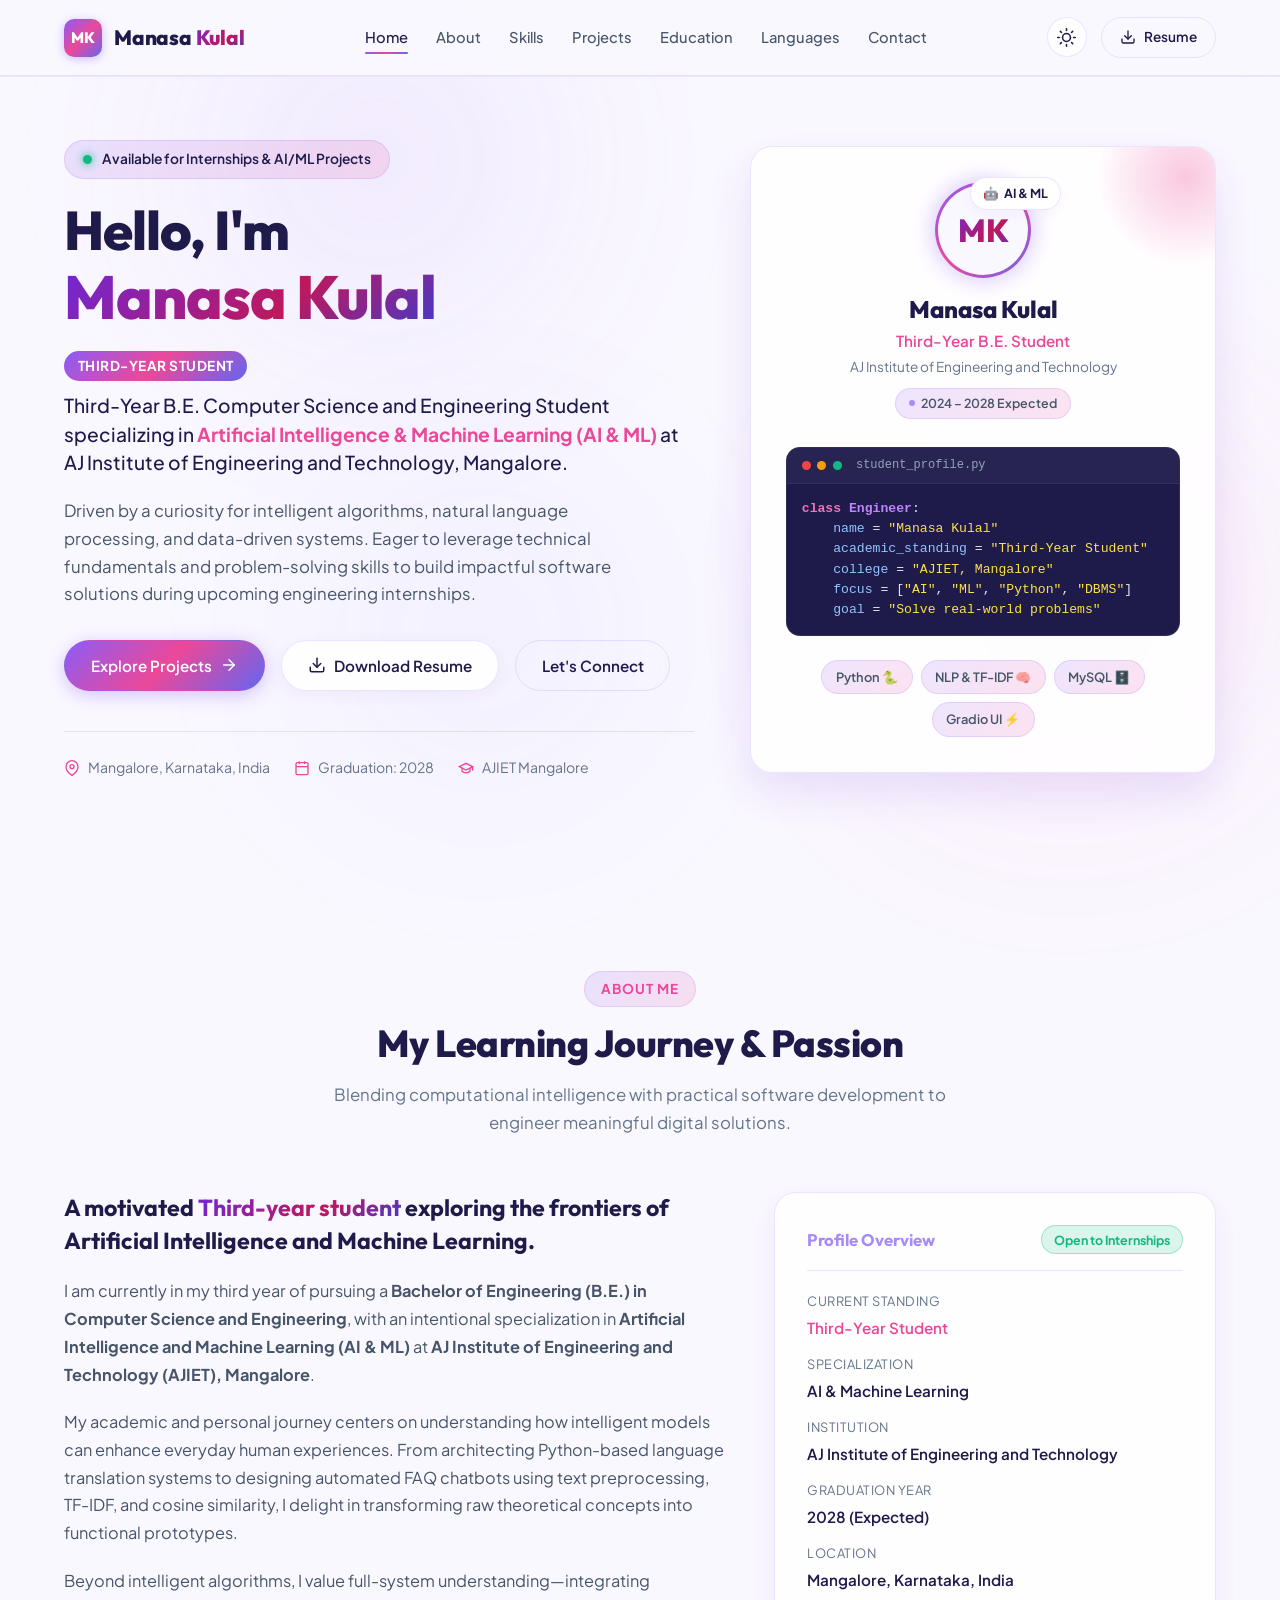
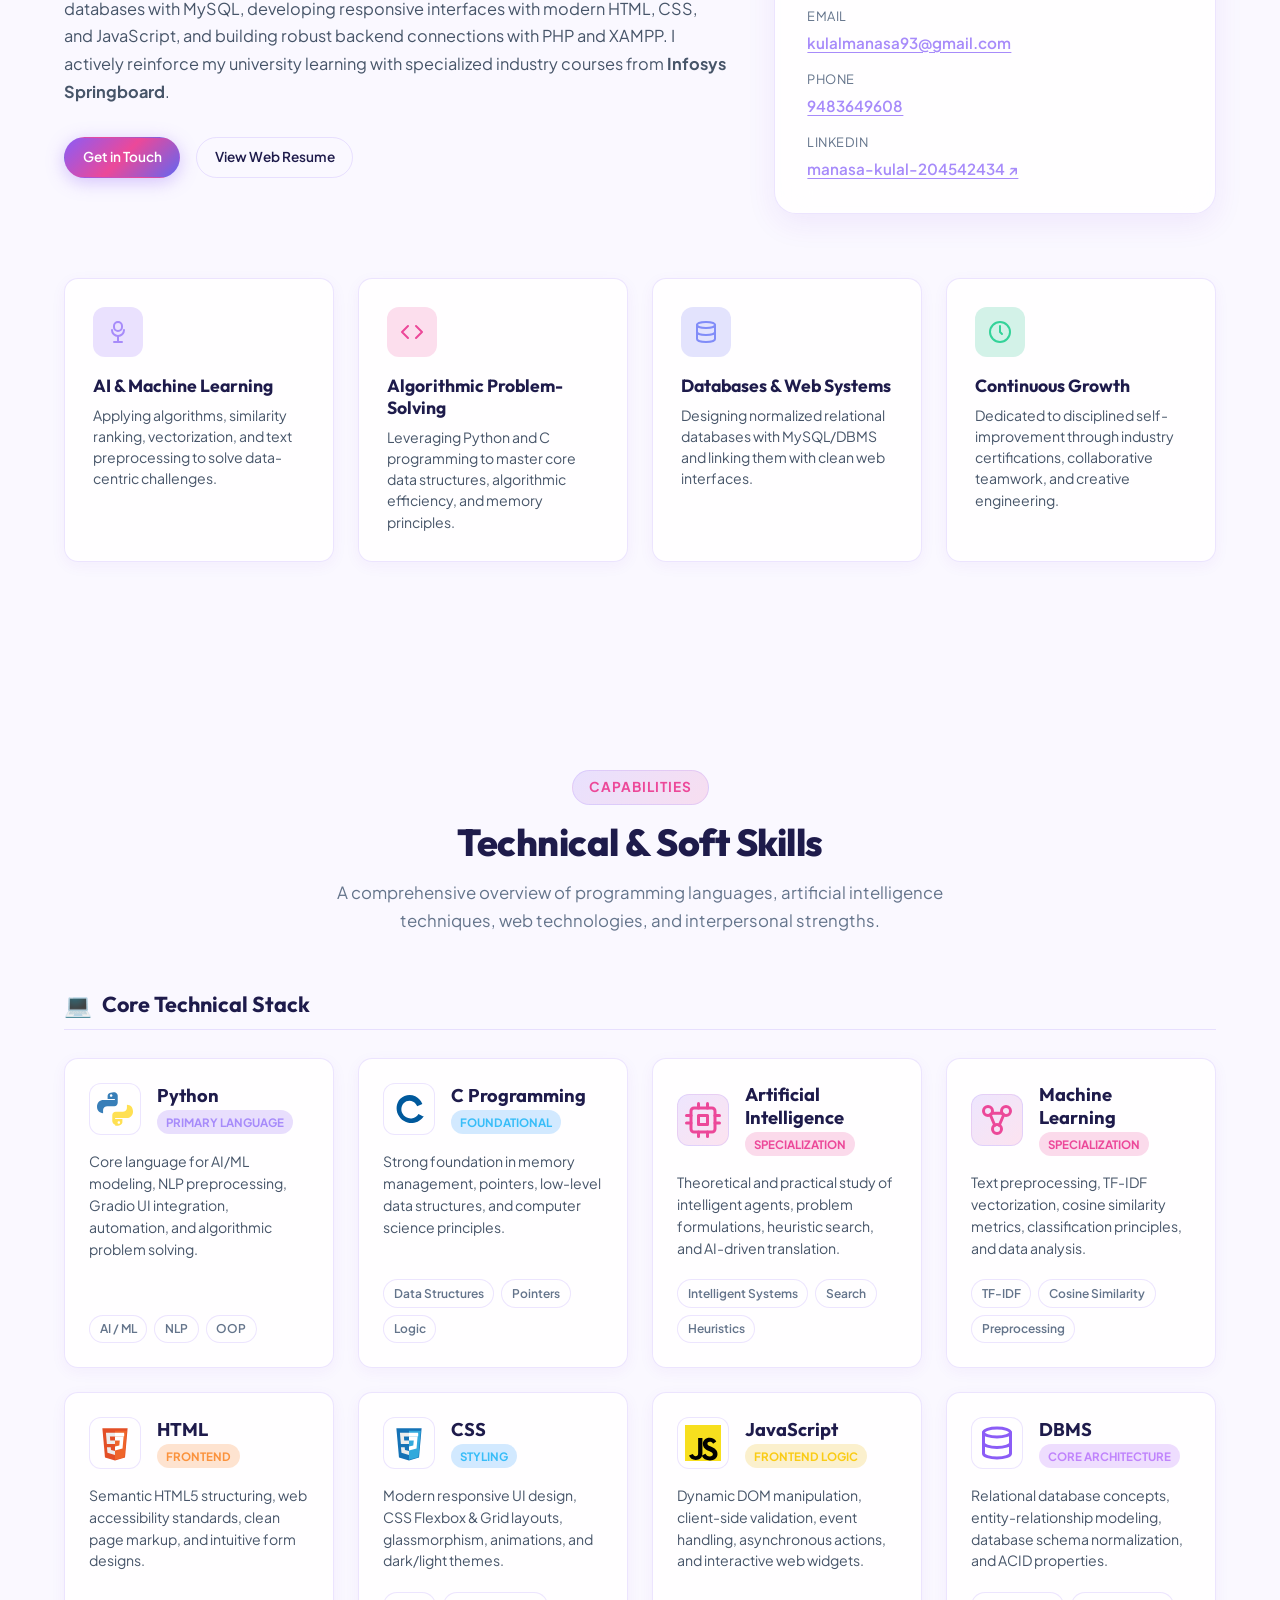
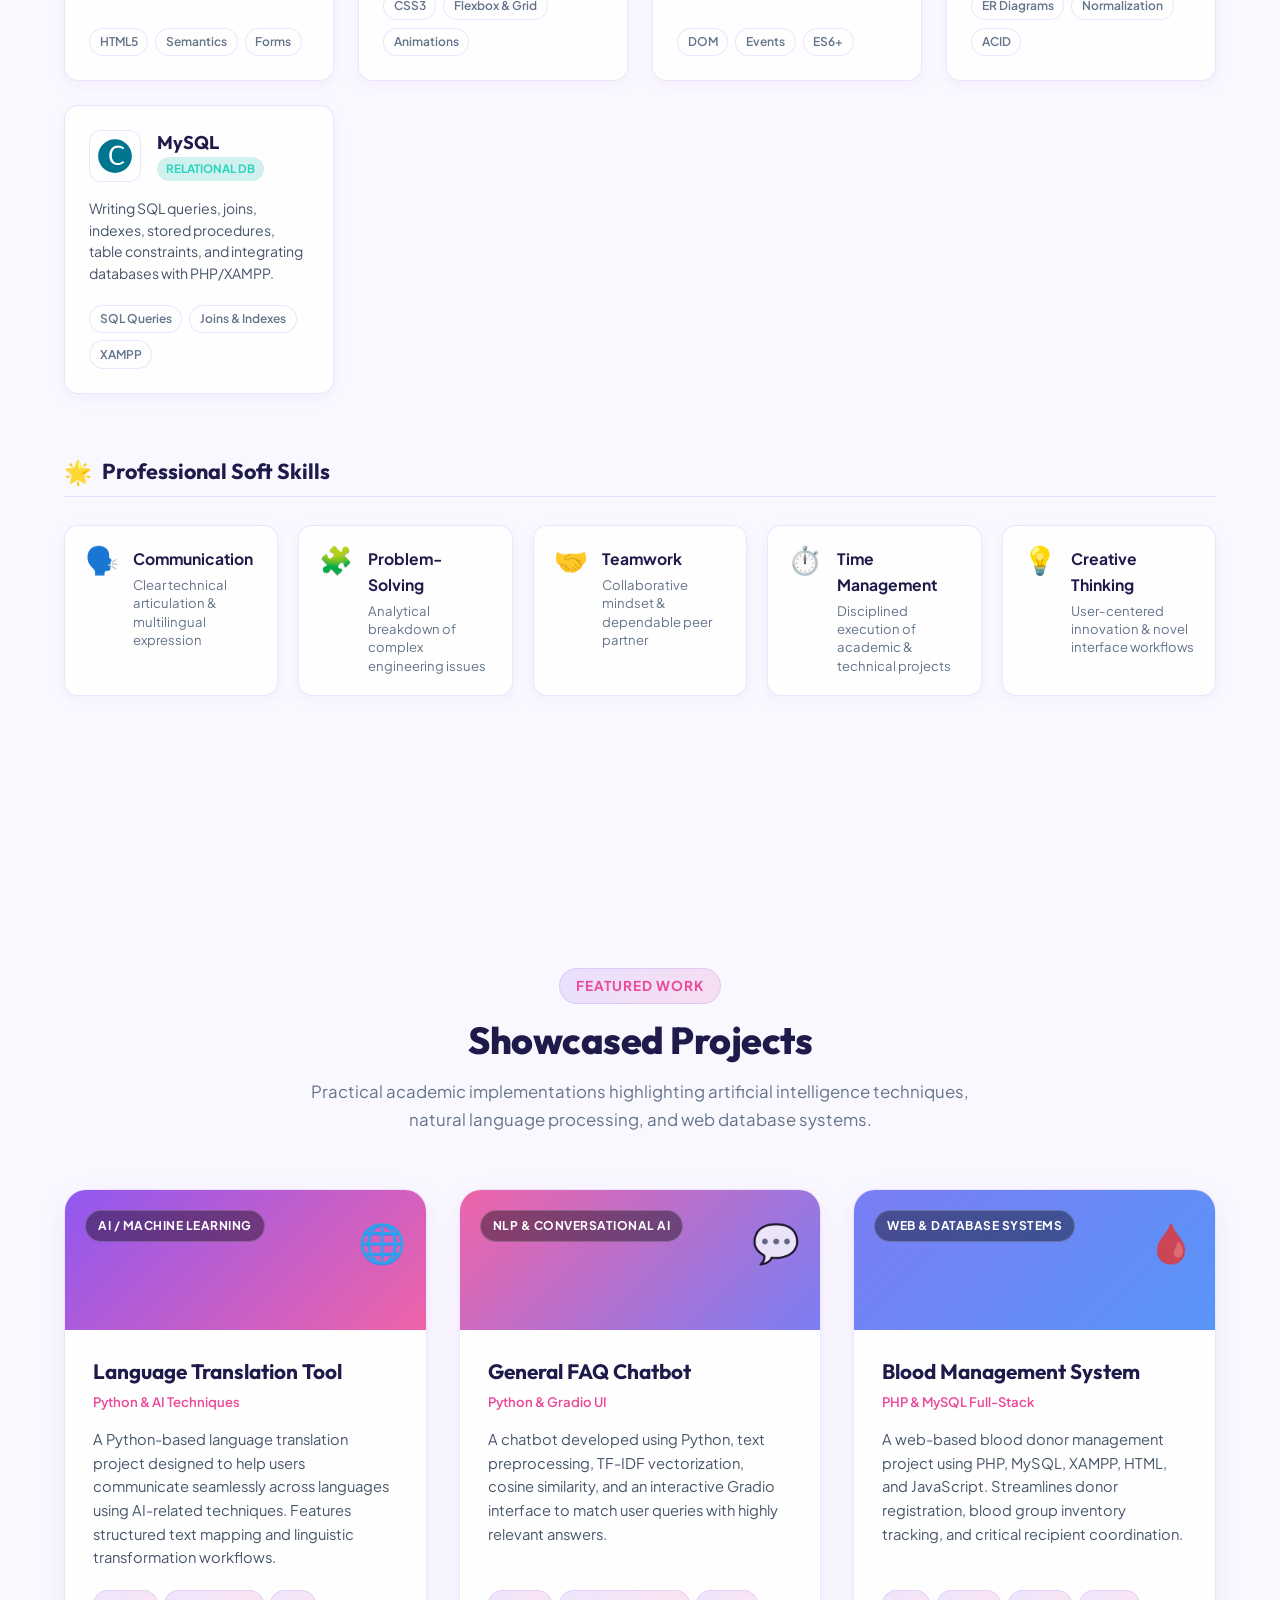
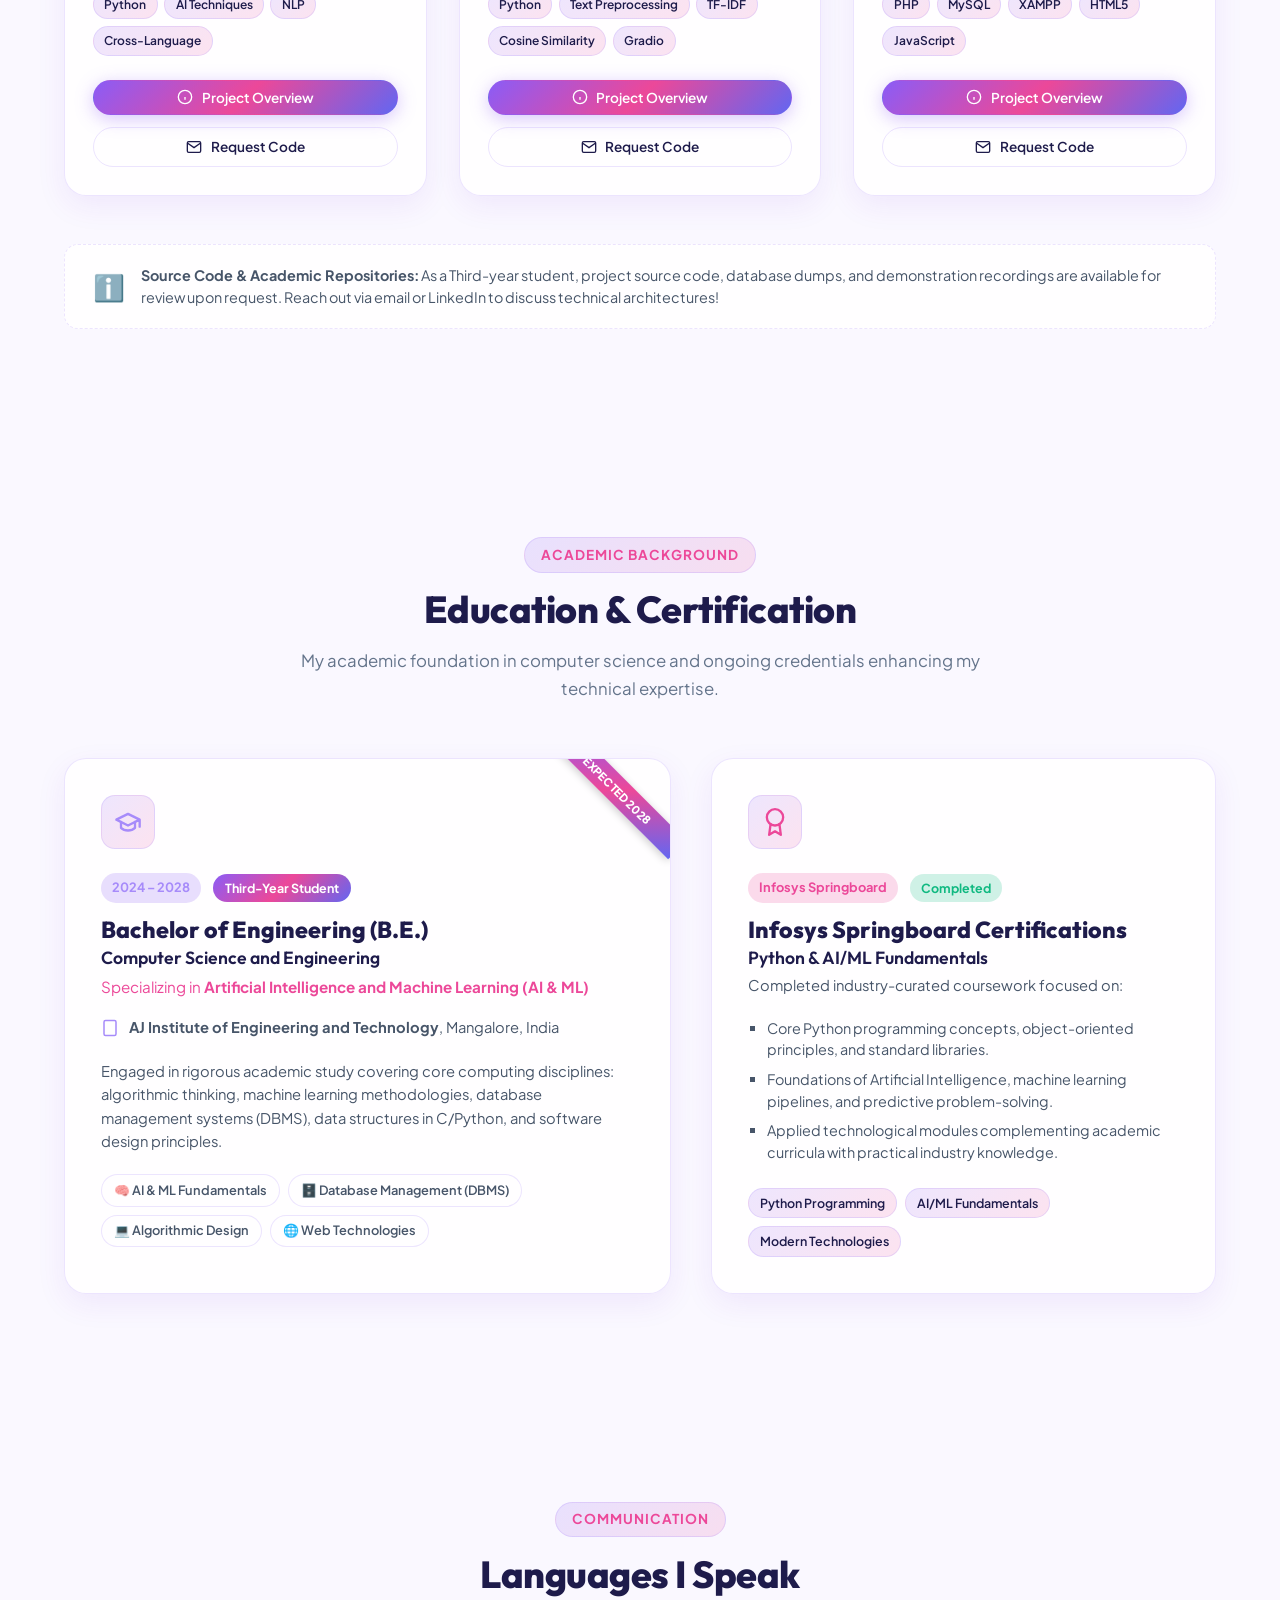
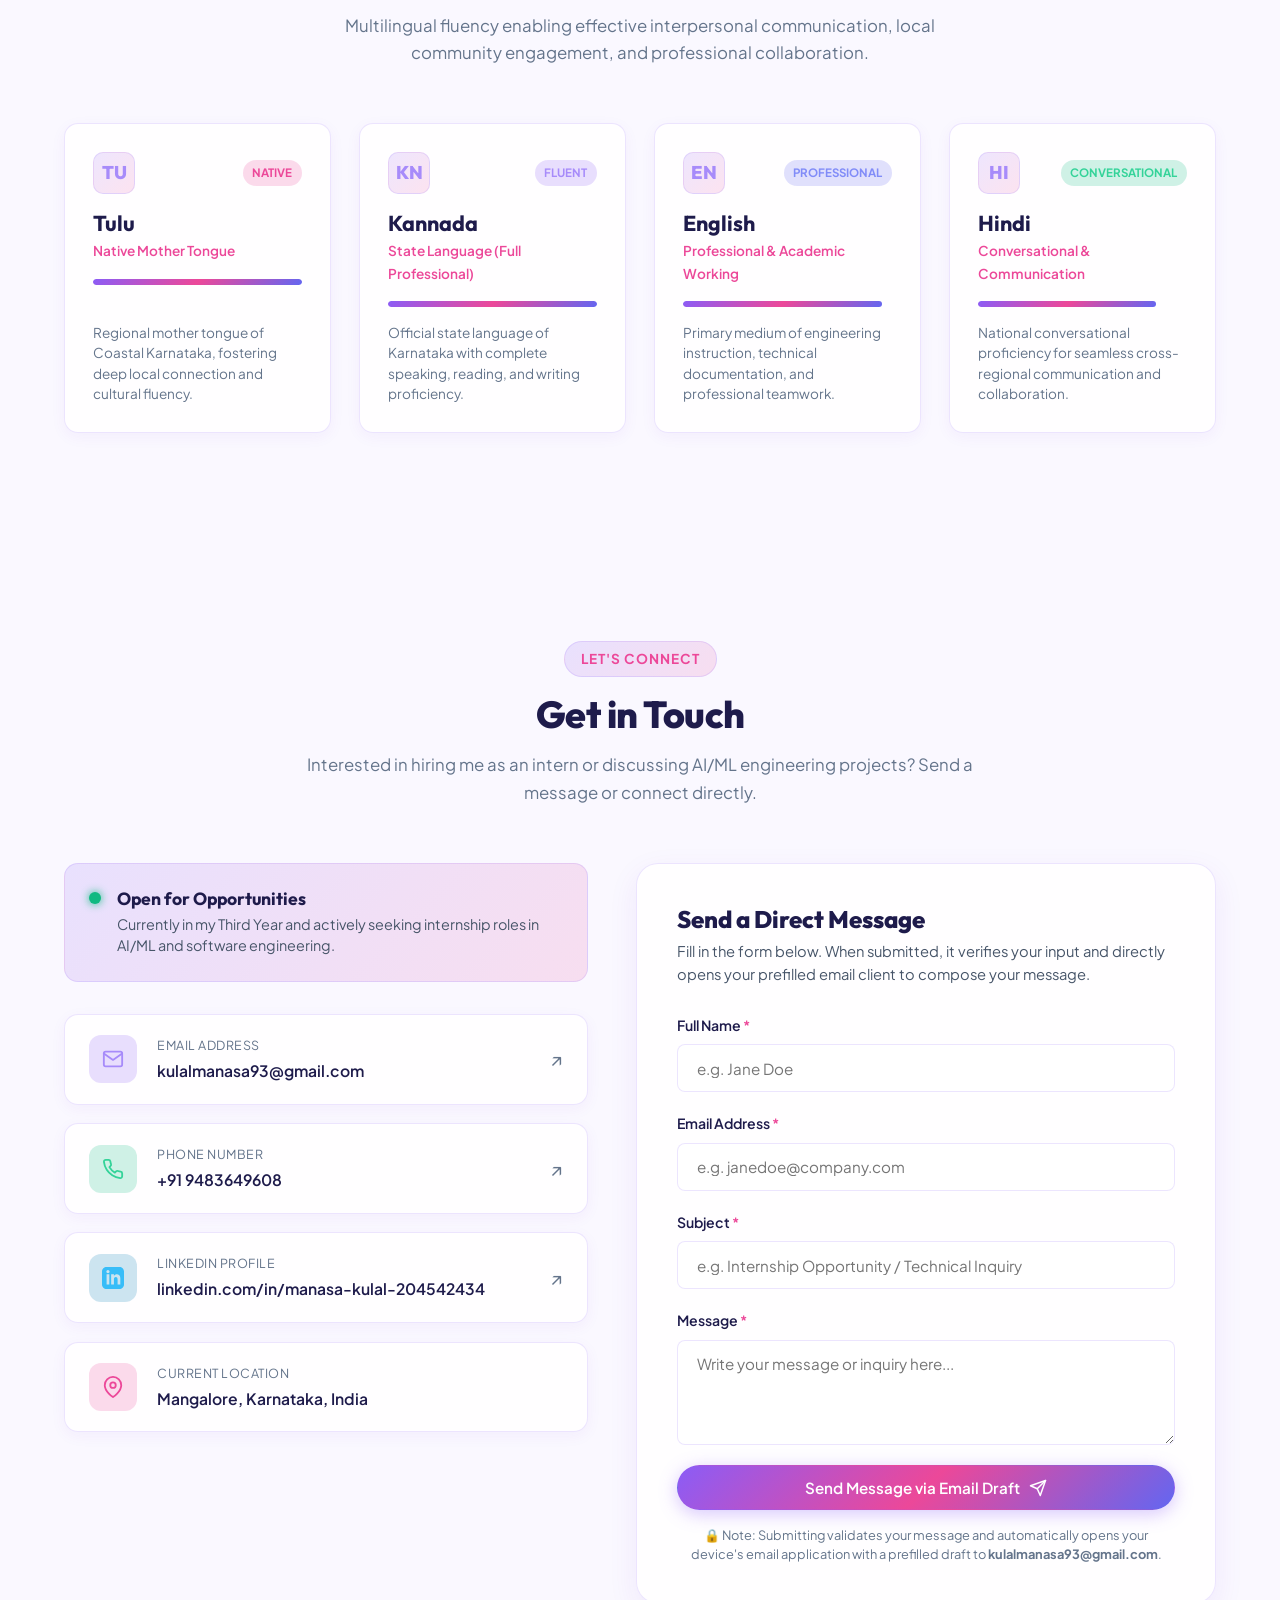
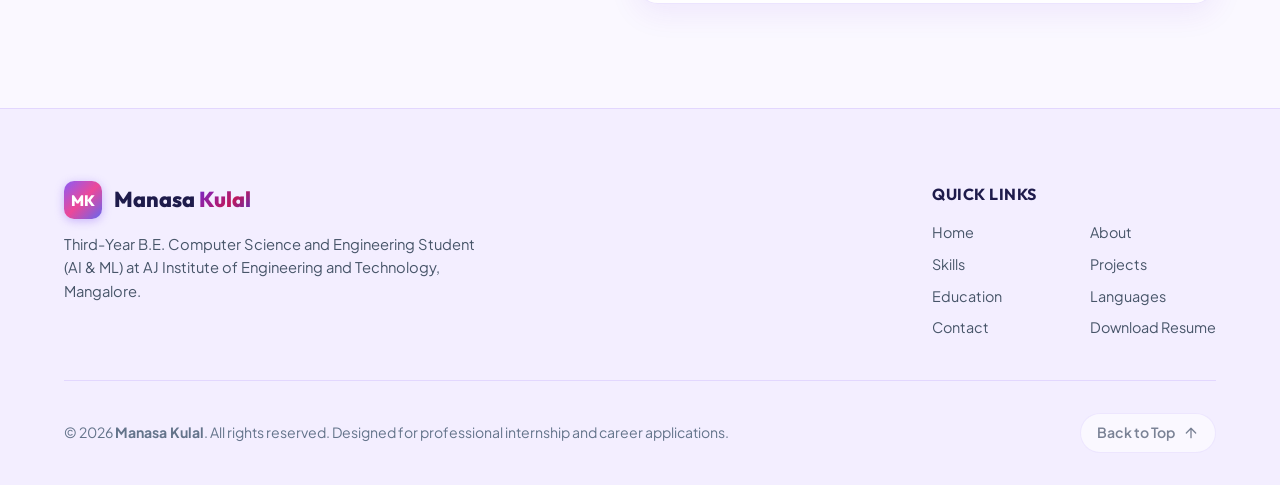
<file: index.html>
<!DOCTYPE html>
<html lang="en" data-theme="dark">
<head>
  <meta charset="UTF-8">
  <meta name="viewport" content="width=device-width, initial-scale=1.0">
  <meta name="description" content="Portfolio of Manasa Kulal — Third-Year B.E. Computer Science & Engineering Student specializing in AI & ML at AJ Institute of Engineering and Technology, Mangalore.">
  <meta name="keywords" content="Manasa Kulal, Portfolio, AI, Machine Learning, Third-Year Student, AJIET Mangalore, Python, CSE">
  <meta name="author" content="Manasa Kulal">

  <title>Manasa Kulal | Third-Year B.E. Student (AI & ML) — Portfolio</title>

  <!-- Favicon -->
  <link rel="icon" type="image/svg+xml" href="assets/favicon.svg">

  <!-- Google Fonts: Plus Jakarta Sans & Outfit -->
  <link rel="preconnect" href="https://fonts.googleapis.com">
  <link rel="preconnect" href="https://fonts.gstatic.com" crossorigin>
  <link href="https://fonts.googleapis.com/css2?family=Outfit:wght@400;500;600;700;800&family=Plus+Jakarta+Sans:wght@300;400;500;600;700;800&display=swap" rel="stylesheet">

  <!-- Stylesheet -->
  <link rel="stylesheet" href="style.css">
</head>
<body>

  <!-- Ambient Background Glow Gradients -->
  <div class="ambient-glow glow-1" aria-hidden="true"></div>
  <div class="ambient-glow glow-2" aria-hidden="true"></div>
  <div class="ambient-glow glow-3" aria-hidden="true"></div>

  <!-- NAVIGATION BAR -->
  <header class="navbar" id="navbar">
    <div class="nav-container">
      <a href="#hero" class="nav-logo" aria-label="Manasa Kulal Home">
        <div class="logo-badge">MK</div>
        <span class="logo-text">Manasa <span class="gradient-text">Kulal</span></span>
      </a>

      <!-- Desktop Navigation Links -->
      <nav class="nav-links" id="navLinks" aria-label="Main Navigation">
        <a href="#hero" class="nav-link active">Home</a>
        <a href="#about" class="nav-link">About</a>
        <a href="#skills" class="nav-link">Skills</a>
        <a href="#projects" class="nav-link">Projects</a>
        <a href="#education" class="nav-link">Education</a>
        <a href="#languages" class="nav-link">Languages</a>
        <a href="#contact" class="nav-link">Contact</a>
      </nav>

      <!-- Action & Controls -->
      <div class="nav-actions">
        <!-- Theme Toggle Button -->
        <button id="themeToggle" class="theme-toggle" aria-label="Toggle Dark and Light Mode" title="Toggle Theme">
          <svg class="sun-icon" viewBox="0 0 24 24" fill="none" stroke="currentColor" stroke-width="2" stroke-linecap="round" stroke-linejoin="round" aria-hidden="true">
            <circle cx="12" cy="12" r="5"></circle>
            <line x1="12" y1="1" x2="12" y2="3"></line>
            <line x1="12" y1="21" x2="12" y2="23"></line>
            <line x1="4.22" y1="4.22" x2="5.64" y2="5.64"></line>
            <line x1="18.36" y1="18.36" x2="19.78" y2="19.78"></line>
            <line x1="1" y1="12" x2="3" y2="12"></line>
            <line x1="21" y1="12" x2="23" y2="12"></line>
            <line x1="4.22" y1="19.78" x2="5.64" y2="18.36"></line>
            <line x1="18.36" y1="5.64" x2="19.78" y2="4.22"></line>
          </svg>
          <svg class="moon-icon" viewBox="0 0 24 24" fill="none" stroke="currentColor" stroke-width="2" stroke-linecap="round" stroke-linejoin="round" aria-hidden="true">
            <path d="M21 12.79A9 9 0 1 1 11.21 3 7 7 0 0 0 21 12.79z"></path>
          </svg>
        </button>

        <!-- Direct Resume Download Button in Nav -->
        <a href="assets/Manasa_Kulal_Resume.pdf" download="Manasa_Kulal_Resume.pdf" class="btn btn-outline btn-sm nav-resume-btn" title="Download Manasa Kulal's Resume">
          <svg viewBox="0 0 24 24" width="16" height="16" fill="none" stroke="currentColor" stroke-width="2" stroke-linecap="round" stroke-linejoin="round" aria-hidden="true">
            <path d="M21 15v4a2 2 0 0 1-2 2H5a2 2 0 0 1-2-2v-4"></path>
            <polyline points="7 10 12 15 17 10"></polyline>
            <line x1="12" y1="15" x2="12" y2="3"></line>
          </svg>
          <span>Resume</span>
        </a>

        <!-- Mobile Hamburger Button -->
        <button id="mobileMenuBtn" class="mobile-menu-btn" aria-label="Open Navigation Menu" aria-expanded="false" aria-controls="mobileDrawer">
          <span class="hamburger-line"></span>
          <span class="hamburger-line"></span>
          <span class="hamburger-line"></span>
        </button>
      </div>
    </div>
  </header>

  <!-- Mobile Drawer Menu -->
  <div class="mobile-drawer" id="mobileDrawer" aria-hidden="true">
    <div class="drawer-content">
      <nav class="mobile-nav-links">
        <a href="#hero" class="mobile-nav-link">Home</a>
        <a href="#about" class="mobile-nav-link">About</a>
        <a href="#skills" class="mobile-nav-link">Skills</a>
        <a href="#projects" class="mobile-nav-link">Projects</a>
        <a href="#education" class="mobile-nav-link">Education</a>
        <a href="#languages" class="mobile-nav-link">Languages</a>
        <a href="#contact" class="mobile-nav-link">Contact</a>
      </nav>
      <div class="drawer-footer">
        <a href="assets/Manasa_Kulal_Resume.pdf" download="Manasa_Kulal_Resume.pdf" class="btn btn-primary w-full">
          <svg viewBox="0 0 24 24" width="18" height="18" fill="none" stroke="currentColor" stroke-width="2" stroke-linecap="round" stroke-linejoin="round" aria-hidden="true">
            <path d="M21 15v4a2 2 0 0 1-2 2H5a2 2 0 0 1-2-2v-4"></path>
            <polyline points="7 10 12 15 17 10"></polyline>
            <line x1="12" y1="15" x2="12" y2="3"></line>
          </svg>
          <span>Download Resume (PDF)</span>
        </a>
      </div>
    </div>
  </div>

  <main>
    <!-- HERO SECTION -->
    <section class="hero-section" id="hero">
      <div class="container hero-grid">
        <div class="hero-text-col">
          <div class="status-pill animate-fade-in">
            <span class="status-dot"></span>
            <span>Available for Internships & AI/ML Projects</span>
          </div>

          <h1 class="hero-heading animate-fade-in">
            Hello, I'm <br>
            <span class="gradient-text hero-name">Manasa Kulal</span>
          </h1>

          <div class="hero-role-wrapper animate-fade-in">
            <span class="role-badge">Third-Year Student</span>
            <p class="hero-subtitle">
              Third-Year B.E. Computer Science and Engineering Student specializing in <span class="highlight-text">Artificial Intelligence &amp; Machine Learning (AI &amp; ML)</span> at AJ Institute of Engineering and Technology, Mangalore.
            </p>
          </div>

          <p class="hero-bio animate-fade-in">
            Driven by a curiosity for intelligent algorithms, natural language processing, and data-driven systems. Eager to leverage technical fundamentals and problem-solving skills to build impactful software solutions during upcoming engineering internships.
          </p>

          <div class="hero-cta-group animate-fade-in">
            <a href="#projects" class="btn btn-primary">
              <span>Explore Projects</span>
              <svg viewBox="0 0 24 24" width="18" height="18" fill="none" stroke="currentColor" stroke-width="2" stroke-linecap="round" stroke-linejoin="round" aria-hidden="true">
                <line x1="5" y1="12" x2="19" y2="12"></line>
                <polyline points="12 5 19 12 12 19"></polyline>
              </svg>
            </a>

            <!-- Functional Resume Download -->
            <a href="assets/Manasa_Kulal_Resume.pdf" download="Manasa_Kulal_Resume.pdf" id="resumeDownloadHero" class="btn btn-secondary">
              <svg viewBox="0 0 24 24" width="18" height="18" fill="none" stroke="currentColor" stroke-width="2" stroke-linecap="round" stroke-linejoin="round" aria-hidden="true">
                <path d="M21 15v4a2 2 0 0 1-2 2H5a2 2 0 0 1-2-2v-4"></path>
                <polyline points="7 10 12 15 17 10"></polyline>
                <line x1="12" y1="15" x2="12" y2="3"></line>
              </svg>
              <span>Download Resume</span>
            </a>

            <a href="#contact" class="btn btn-outline">
              <span>Let's Connect</span>
            </a>
          </div>

          <div class="hero-quick-meta animate-fade-in">
            <div class="meta-item">
              <svg viewBox="0 0 24 24" width="16" height="16" fill="none" stroke="currentColor" stroke-width="2" aria-hidden="true"><path d="M21 10c0 7-9 13-9 13s-9-6-9-13a9 9 0 0 1 18 0z"></path><circle cx="12" cy="10" r="3"></circle></svg>
              <span>Mangalore, Karnataka, India</span>
            </div>
            <div class="meta-item">
              <svg viewBox="0 0 24 24" width="16" height="16" fill="none" stroke="currentColor" stroke-width="2" aria-hidden="true"><rect x="3" y="4" width="18" height="18" rx="2" ry="2"></rect><line x1="16" y1="2" x2="16" y2="6"></line><line x1="8" y1="2" x2="8" y2="6"></line><line x1="3" y1="10" x2="21" y2="10"></line></svg>
              <span>Graduation: 2028</span>
            </div>
            <div class="meta-item">
              <svg viewBox="0 0 24 24" width="16" height="16" fill="none" stroke="currentColor" stroke-width="2" aria-hidden="true"><path d="M22 10v6M2 10l10-5 10 5-10 5z"></path><path d="M6 12v5c3 3 9 3 12 0v-5"></path></svg>
              <span>AJIET Mangalore</span>
            </div>
          </div>
        </div>

        <!-- Hero Visual Interactive Card -->
        <div class="hero-visual-col animate-fade-in">
          <div class="hero-card-glass">
            <div class="card-glow-circle"></div>

            <div class="profile-header-card">
              <div class="avatar-container">
                <div class="avatar-gradient-border">
                  <div class="avatar-inner">
                    <span class="avatar-letters">MK</span>
                  </div>
                </div>
                <div class="floating-badge badge-top-right">
                  <span class="badge-icon">🤖</span>
                  <span>AI &amp; ML</span>
                </div>
              </div>

              <h2 class="profile-card-name">Manasa Kulal</h2>
              <p class="profile-card-title">Third-Year B.E. Student</p>
              <p class="profile-card-college">AJ Institute of Engineering and Technology</p>

              <div class="academic-timeline-tag">
                <span class="dot-indicator"></span>
                <span>2024 – 2028 Expected</span>
              </div>
            </div>

            <!-- Terminal / Code Snippet Preview -->
            <div class="code-preview-widget">
              <div class="code-preview-bar">
                <span class="terminal-dot dot-red"></span>
                <span class="terminal-dot dot-yellow"></span>
                <span class="terminal-dot dot-green"></span>
                <span class="terminal-title">student_profile.py</span>
              </div>
              <pre class="code-preview-body"><code><span class="code-keyword">class</span> <span class="code-class">Engineer</span>:
    <span class="code-param">name</span> = <span class="code-string">"Manasa Kulal"</span>
    <span class="code-param">academic_standing</span> = <span class="code-string">"Third-Year Student"</span>
    <span class="code-param">college</span> = <span class="code-string">"AJIET, Mangalore"</span>
    <span class="code-param">focus</span> = [<span class="code-string">"AI"</span>, <span class="code-string">"ML"</span>, <span class="code-string">"Python"</span>, <span class="code-string">"DBMS"</span>]
    <span class="code-param">goal</span> = <span class="code-string">"Solve real-world problems"</span></code></pre>
            </div>

            <!-- Floating Pill Tags -->
            <div class="hero-floating-pills">
              <span class="pill-chip">Python 🐍</span>
              <span class="pill-chip">NLP &amp; TF-IDF 🧠</span>
              <span class="pill-chip">MySQL 🗄️</span>
              <span class="pill-chip">Gradio UI ⚡</span>
            </div>
          </div>
        </div>
      </div>
    </section>

    <!-- ABOUT ME SECTION -->
    <section class="section about-section" id="about">
      <div class="container">
        <div class="section-title-wrap">
          <span class="section-tag">About Me</span>
          <h2 class="section-heading">My Learning Journey &amp; Passion</h2>
          <p class="section-subtext">
            Blending computational intelligence with practical software development to engineer meaningful digital solutions.
          </p>
        </div>

        <div class="about-grid">
          <div class="about-narrative">
            <h3 class="about-lead">
              A motivated <span class="gradient-text">Third-year student</span> exploring the frontiers of Artificial Intelligence and Machine Learning.
            </h3>
            <p>
              I am currently in my third year of pursuing a <strong>Bachelor of Engineering (B.E.) in Computer Science and Engineering</strong>, with an intentional specialization in <strong>Artificial Intelligence and Machine Learning (AI &amp; ML)</strong> at <strong>AJ Institute of Engineering and Technology (AJIET), Mangalore</strong>.
            </p>
            <p>
              My academic and personal journey centers on understanding how intelligent models can enhance everyday human experiences. From architecting Python-based language translation systems to designing automated FAQ chatbots using text preprocessing, TF-IDF, and cosine similarity, I delight in transforming raw theoretical concepts into functional prototypes.
            </p>
            <p>
              Beyond intelligent algorithms, I value full-system understanding—integrating databases with MySQL, developing responsive interfaces with modern HTML, CSS, and JavaScript, and building robust backend connections with PHP and XAMPP. I actively reinforce my university learning with specialized industry courses from <strong>Infosys Springboard</strong>.
            </p>

            <div class="about-action-row">
              <a href="#contact" class="btn btn-primary btn-sm">Get in Touch</a>
              <a href="assets/resume.html" target="_blank" class="btn btn-outline btn-sm" title="Open printable web resume">View Web Resume</a>
            </div>
          </div>

          <!-- Quick Information Matrix -->
          <div class="about-matrix-card">
            <div class="matrix-header">
              <div class="matrix-badge">Profile Overview</div>
              <span class="matrix-status">Open to Internships</span>
            </div>

            <div class="matrix-list">
              <div class="matrix-item">
                <span class="matrix-label">Current Standing</span>
                <span class="matrix-value highlight">Third-Year Student</span>
              </div>
              <div class="matrix-item">
                <span class="matrix-label">Specialization</span>
                <span class="matrix-value">AI &amp; Machine Learning</span>
              </div>
              <div class="matrix-item">
                <span class="matrix-label">Institution</span>
                <span class="matrix-value">AJ Institute of Engineering and Technology</span>
              </div>
              <div class="matrix-item">
                <span class="matrix-label">Graduation Year</span>
                <span class="matrix-value">2028 (Expected)</span>
              </div>
              <div class="matrix-item">
                <span class="matrix-label">Location</span>
                <span class="matrix-value">Mangalore, Karnataka, India</span>
              </div>
              <div class="matrix-item">
                <span class="matrix-label">Email</span>
                <span class="matrix-value"><a href="mailto:kulalmanasa93@gmail.com" class="link-colored">kulalmanasa93@gmail.com</a></span>
              </div>
              <div class="matrix-item">
                <span class="matrix-label">Phone</span>
                <span class="matrix-value"><a href="tel:9483649608" class="link-colored">9483649608</a></span>
              </div>
              <div class="matrix-item">
                <span class="matrix-label">LinkedIn</span>
                <span class="matrix-value">
                  <a href="https://www.linkedin.com/in/manasa-kulal-204542434" target="_blank" rel="noopener noreferrer" class="link-colored">
                    manasa-kulal-204542434 ↗
                  </a>
                </span>
              </div>
            </div>
          </div>
        </div>

        <!-- Core Focus Cards -->
        <div class="focus-cards-grid">
          <div class="focus-card">
            <div class="focus-icon-wrap icon-ai">
              <svg viewBox="0 0 24 24" width="24" height="24" fill="none" stroke="currentColor" stroke-width="2" stroke-linecap="round" stroke-linejoin="round" aria-hidden="true">
                <path d="M12 2a4 4 0 0 1 4 4v1a4 4 0 0 1-4 4 4 4 0 0 1-4-4V6a4 4 0 0 1 4-4z"></path>
                <path d="M18 10a6 6 0 0 1-6 6 6 6 0 0 1-6-6"></path>
                <line x1="12" y1="16" x2="12" y2="22"></line>
                <line x1="8" y1="22" x2="16" y2="22"></line>
              </svg>
            </div>
            <h4 class="focus-title">AI &amp; Machine Learning</h4>
            <p class="focus-desc">Applying algorithms, similarity ranking, vectorization, and text preprocessing to solve data-centric challenges.</p>
          </div>

          <div class="focus-card">
            <div class="focus-icon-wrap icon-code">
              <svg viewBox="0 0 24 24" width="24" height="24" fill="none" stroke="currentColor" stroke-width="2" stroke-linecap="round" stroke-linejoin="round" aria-hidden="true">
                <polyline points="16 18 22 12 16 6"></polyline>
                <polyline points="8 6 2 12 8 18"></polyline>
              </svg>
            </div>
            <h4 class="focus-title">Algorithmic Problem-Solving</h4>
            <p class="focus-desc">Leveraging Python and C programming to master core data structures, algorithmic efficiency, and memory principles.</p>
          </div>

          <div class="focus-card">
            <div class="focus-icon-wrap icon-db">
              <svg viewBox="0 0 24 24" width="24" height="24" fill="none" stroke="currentColor" stroke-width="2" stroke-linecap="round" stroke-linejoin="round" aria-hidden="true">
                <ellipse cx="12" cy="5" rx="9" ry="3"></ellipse>
                <path d="M21 12c0 1.66-4 3-9 3s-9-1.34-9-3"></path>
                <path d="M3 5v14c0 1.66 4 3 9 3s9-1.34 9-3V5"></path>
              </svg>
            </div>
            <h4 class="focus-title">Databases &amp; Web Systems</h4>
            <p class="focus-desc">Designing normalized relational databases with MySQL/DBMS and linking them with clean web interfaces.</p>
          </div>

          <div class="focus-card">
            <div class="focus-icon-wrap icon-growth">
              <svg viewBox="0 0 24 24" width="24" height="24" fill="none" stroke="currentColor" stroke-width="2" stroke-linecap="round" stroke-linejoin="round" aria-hidden="true">
                <circle cx="12" cy="12" r="10"></circle>
                <polyline points="12 6 12 12 14 14"></polyline>
              </svg>
            </div>
            <h4 class="focus-title">Continuous Growth</h4>
            <p class="focus-desc">Dedicated to disciplined self-improvement through industry certifications, collaborative teamwork, and creative engineering.</p>
          </div>
        </div>
      </div>
    </section>

    <!-- TECHNICAL SKILLS SECTION -->
    <section class="section skills-section" id="skills">
      <div class="container">
        <div class="section-title-wrap">
          <span class="section-tag">Capabilities</span>
          <h2 class="section-heading">Technical &amp; Soft Skills</h2>
          <p class="section-subtext">
            A comprehensive overview of programming languages, artificial intelligence techniques, web technologies, and interpersonal strengths.
          </p>
        </div>

        <!-- Technical Skills Group -->
        <div class="skills-category-group">
          <h3 class="category-title">
            <span class="category-icon">💻</span>
            <span>Core Technical Stack</span>
          </h3>

          <div class="skills-grid">
            <!-- Python -->
            <div class="skill-card">
              <div class="skill-header">
                <div class="skill-icon-box">
                  <!-- Python Official SVG -->
                  <svg viewBox="0 0 128 128" width="36" height="36" aria-hidden="true">
                    <path fill="#387EB8" d="M63.2 4.1c-13.6 0-25.5 3.3-25.5 13.9v10.3h25.8v3.6H23.1C9.6 31.9 0 41.5 0 55.4c0 14.1 8.2 23 21.6 23.4v-11.2c0-7.8 7.3-13.7 15.3-13.7h24.8c6.6 0 12-5.4 12-12.1V16.3c0-6.9-8-12.2-10.5-12.2zm-12.8 7.4c2.5 0 4.5 2.1 4.5 4.6 0 2.5-2 4.5-4.5 4.5s-4.6-2-4.6-4.5c0-2.5 2.1-4.6 4.6-4.6z"/>
                    <path fill="#FFE052" d="M64.8 123.9c13.6 0 25.5-3.3 25.5-13.9V99.7H64.5v-3.6h40.4c13.5 0 23.1-9.6 23.1-23.5 0-14.1-8.2-23-21.6-23.4v11.2c0 7.8-7.3 13.7-15.3 13.7H66.3c-6.6 0-12 5.4-12 12.1v21.5c0 6.9 8 12.2 10.5 12.2zm12.8-7.4c-2.5 0-4.5-2.1-4.5-4.6 0-2.5 2-4.5 4.5-4.5s4.6 2 4.6 4.5c0 2.5-2.1 4.6-4.6 4.6z"/>
                  </svg>
                </div>
                <div class="skill-meta">
                  <h4 class="skill-name">Python</h4>
                  <span class="skill-badge badge-primary">Primary Language</span>
                </div>
              </div>
              <p class="skill-desc">Core language for AI/ML modeling, NLP preprocessing, Gradio UI integration, automation, and algorithmic problem solving.</p>
              <div class="skill-tags">
                <span>AI / ML</span>
                <span>NLP</span>
                <span>OOP</span>
              </div>
            </div>

            <!-- C Programming -->
            <div class="skill-card">
              <div class="skill-header">
                <div class="skill-icon-box">
                  <!-- C Logo SVG -->
                  <svg viewBox="0 0 128 128" width="36" height="36" aria-hidden="true">
                    <path fill="#00599C" d="M116.6 89.2c-7.9 14.1-22.7 23.7-39.7 24.8-21.5 1.5-41.9-10.4-51.4-29.6C16 65.2 19 41.8 33 27.6 47 13.4 68.6 9.8 86.4 18.6c11.6 5.8 20.4 15.6 25.1 27.6l-18.4 7.9c-2.6-7-7.7-12.8-14.4-16.2-11.2-5.7-24.8-3.4-33.6 5.5-8.8 8.9-10.7 23.6-4.7 35.8 6 12 18.8 19.5 32.3 18.5 10.7-.7 20-6.8 24.9-15.7l19 9.5z"/>
                  </svg>
                </div>
                <div class="skill-meta">
                  <h4 class="skill-name">C Programming</h4>
                  <span class="skill-badge badge-blue">Foundational</span>
                </div>
              </div>
              <p class="skill-desc">Strong foundation in memory management, pointers, low-level data structures, and computer science principles.</p>
              <div class="skill-tags">
                <span>Data Structures</span>
                <span>Pointers</span>
                <span>Logic</span>
              </div>
            </div>

            <!-- Artificial Intelligence -->
            <div class="skill-card">
              <div class="skill-header">
                <div class="skill-icon-box icon-accent-box">
                  <!-- AI SVG Icon -->
                  <svg viewBox="0 0 24 24" width="36" height="36" fill="none" stroke="currentColor" stroke-width="2" stroke-linecap="round" stroke-linejoin="round" aria-hidden="true">
                    <rect x="4" y="4" width="16" height="16" rx="2"></rect>
                    <rect x="9" y="9" width="6" height="6"></rect>
                    <line x1="9" y1="1" x2="9" y2="4"></line>
                    <line x1="15" y1="1" x2="15" y2="4"></line>
                    <line x1="9" y1="20" x2="9" y2="23"></line>
                    <line x1="15" y1="20" x2="15" y2="23"></line>
                    <line x1="20" y1="9" x2="23" y2="9"></line>
                    <line x1="20" y1="14" x2="23" y2="14"></line>
                    <line x1="1" y1="9" x2="4" y2="9"></line>
                    <line x1="1" y1="14" x2="4" y2="14"></line>
                  </svg>
                </div>
                <div class="skill-meta">
                  <h4 class="skill-name">Artificial Intelligence</h4>
                  <span class="skill-badge badge-special">Specialization</span>
                </div>
              </div>
              <p class="skill-desc">Theoretical and practical study of intelligent agents, problem formulations, heuristic search, and AI-driven translation.</p>
              <div class="skill-tags">
                <span>Intelligent Systems</span>
                <span>Search</span>
                <span>Heuristics</span>
              </div>
            </div>

            <!-- Machine Learning -->
            <div class="skill-card">
              <div class="skill-header">
                <div class="skill-icon-box icon-accent-box">
                  <!-- ML Nodes SVG -->
                  <svg viewBox="0 0 24 24" width="36" height="36" fill="none" stroke="currentColor" stroke-width="2" stroke-linecap="round" stroke-linejoin="round" aria-hidden="true">
                    <circle cx="6" cy="6" r="3"></circle>
                    <circle cx="18" cy="6" r="3"></circle>
                    <circle cx="12" cy="18" r="3"></circle>
                    <line x1="8.5" y1="7.5" x2="15.5" y2="7.5"></line>
                    <line x1="7.5" y1="8.5" x2="10.5" y2="15.5"></line>
                    <line x1="16.5" y1="8.5" x2="13.5" y2="15.5"></line>
                  </svg>
                </div>
                <div class="skill-meta">
                  <h4 class="skill-name">Machine Learning</h4>
                  <span class="skill-badge badge-special">Specialization</span>
                </div>
              </div>
              <p class="skill-desc">Text preprocessing, TF-IDF vectorization, cosine similarity metrics, classification principles, and data analysis.</p>
              <div class="skill-tags">
                <span>TF-IDF</span>
                <span>Cosine Similarity</span>
                <span>Preprocessing</span>
              </div>
            </div>

            <!-- HTML -->
            <div class="skill-card">
              <div class="skill-header">
                <div class="skill-icon-box">
                  <!-- HTML5 SVG -->
                  <svg viewBox="0 0 128 128" width="36" height="36" aria-hidden="true">
                    <path fill="#E34F26" d="M19.1 11.2l9.3 104.7 35.6 9.9 35.6-9.9 9.3-104.7H19.1z"/>
                    <path fill="#EF652A" d="M64 123.6l33.6-9.3 8.3-93.5H64v102.8z"/>
                    <path fill="#ECECEC" d="M64 54.7H47.1l-1.2-13.8H64V27.6H31.7l3.5 39.7H64V54.7zm0 37.9l-.1.1-14.2-3.8-.9-10.2H35.4l1.8 20.3 26.8 7.4v-13.8z"/>
                    <path fill="#FFFFFF" d="M64 54.7h16.9l-1.6 17.8-15.3 4.1v14.1l26.8-7.4 3.7-41.2H64V54.7zm0-27.1v13.3h32.3l.6-7-.6-6.3H64z"/>
                  </svg>
                </div>
                <div class="skill-meta">
                  <h4 class="skill-name">HTML</h4>
                  <span class="skill-badge badge-orange">Frontend</span>
                </div>
              </div>
              <p class="skill-desc">Semantic HTML5 structuring, web accessibility standards, clean page markup, and intuitive form designs.</p>
              <div class="skill-tags">
                <span>HTML5</span>
                <span>Semantics</span>
                <span>Forms</span>
              </div>
            </div>

            <!-- CSS -->
            <div class="skill-card">
              <div class="skill-header">
                <div class="skill-icon-box">
                  <!-- CSS3 SVG -->
                  <svg viewBox="0 0 128 128" width="36" height="36" aria-hidden="true">
                    <path fill="#1572B6" d="M19.1 11.2l9.3 104.7 35.6 9.9 35.6-9.9 9.3-104.7H19.1z"/>
                    <path fill="#33A9DC" d="M64 123.6l33.6-9.3 8.3-93.5H64v102.8z"/>
                    <path fill="#ECECEC" d="M64 54.7H47.1l-1.2-13.8H64V27.6H31.7l3.5 39.7H64V54.7zm0 37.9l-.1.1-14.2-3.8-.9-10.2H35.4l1.8 20.3 26.8 7.4v-13.8z"/>
                    <path fill="#FFFFFF" d="M64 54.7h16.9l-1.6 17.8-15.3 4.1v14.1l26.8-7.4 3.7-41.2H64V54.7zm0-27.1v13.3h32.3l.6-7-.6-6.3H64z"/>
                  </svg>
                </div>
                <div class="skill-meta">
                  <h4 class="skill-name">CSS</h4>
                  <span class="skill-badge badge-blue">Styling</span>
                </div>
              </div>
              <p class="skill-desc">Modern responsive UI design, CSS Flexbox &amp; Grid layouts, glassmorphism, animations, and dark/light themes.</p>
              <div class="skill-tags">
                <span>CSS3</span>
                <span>Flexbox &amp; Grid</span>
                <span>Animations</span>
              </div>
            </div>

            <!-- JavaScript -->
            <div class="skill-card">
              <div class="skill-header">
                <div class="skill-icon-box">
                  <!-- JS SVG -->
                  <svg viewBox="0 0 128 128" width="36" height="36" aria-hidden="true">
                    <rect width="128" height="128" fill="#F7DF1E"/>
                    <path fill="#000000" d="M72.5 102.4c3.4 5.6 7.9 9.8 15.7 9.8 6.6 0 10.8-3.3 10.8-7.8 0-5.5-4.4-7.5-11.8-10.7l-4.1-1.8c-11.8-5-19.6-11.4-19.6-24.8 0-12.3 9.4-21.7 24.3-21.7 10.6 0 18.2 4.1 23.5 13.5l-11.6 7.4c-2.6-4.6-5.5-6.6-11.9-6.6-4.6 0-8 2.8-8 6.6 0 4.6 3.4 6.7 9.8 9.5l4.1 1.8c13.9 6 21.8 12.3 21.8 25.9 0 14.8-11.6 22.8-26.6 22.8-14.9 0-24.4-6.9-29.2-16.7l12.3-7zm-44.8.4c2.5 4.3 4.8 7.9 10.3 7.9 5.3 0 8.7-2.1 8.7-10.3V46.6h15.2v54c0 16.5-9.7 23.8-23.7 23.8-12.7 0-20.1-6.5-23.9-15.6l13.4-6z"/>
                  </svg>
                </div>
                <div class="skill-meta">
                  <h4 class="skill-name">JavaScript</h4>
                  <span class="skill-badge badge-yellow">Frontend Logic</span>
                </div>
              </div>
              <p class="skill-desc">Dynamic DOM manipulation, client-side validation, event handling, asynchronous actions, and interactive web widgets.</p>
              <div class="skill-tags">
                <span>DOM</span>
                <span>Events</span>
                <span>ES6+</span>
              </div>
            </div>

            <!-- DBMS -->
            <div class="skill-card">
              <div class="skill-header">
                <div class="skill-icon-box">
                  <!-- DBMS Database SVG -->
                  <svg viewBox="0 0 24 24" width="36" height="36" fill="none" stroke="#8B5CF6" stroke-width="2" stroke-linecap="round" stroke-linejoin="round" aria-hidden="true">
                    <ellipse cx="12" cy="5" rx="9" ry="3"></ellipse>
                    <path d="M21 12c0 1.66-4 3-9 3s-9-1.34-9-3"></path>
                    <path d="M3 5v14c0 1.66 4 3 9 3s9-1.34 9-3V5"></path>
                  </svg>
                </div>
                <div class="skill-meta">
                  <h4 class="skill-name">DBMS</h4>
                  <span class="skill-badge badge-purple">Core Architecture</span>
                </div>
              </div>
              <p class="skill-desc">Relational database concepts, entity-relationship modeling, database schema normalization, and ACID properties.</p>
              <div class="skill-tags">
                <span>ER Diagrams</span>
                <span>Normalization</span>
                <span>ACID</span>
              </div>
            </div>

            <!-- MySQL -->
            <div class="skill-card">
              <div class="skill-header">
                <div class="skill-icon-box">
                  <!-- MySQL SVG -->
                  <svg viewBox="0 0 128 128" width="36" height="36" aria-hidden="true">
                    <path fill="#00758F" d="M64 4C30.9 4 4 30.9 4 64s26.9 60 60 60 60-26.9 60-60S97.1 4 64 4zm28.8 84.7c-2.3 2.5-5.2 4.4-8.6 5.6-3.4 1.2-7.1 1.8-11.2 1.8-6.1 0-11.4-1.4-15.8-4.2-4.4-2.8-7.8-6.8-10.2-12-2.4-5.2-3.6-11.3-3.6-18.4 0-6.9 1.3-13 3.9-18.2s6.3-9.4 11-12.3c4.7-2.9 10.3-4.4 16.7-4.4 4.8 0 9.1.8 12.8 2.3s6.8 3.6 9.2 6.3l-5.6 5.3c-1.8-2-4.1-3.6-6.8-4.6-2.7-1.1-5.9-1.6-9.6-1.6-4.6 0-8.6 1.1-12 3.3-3.4 2.2-6 5.4-7.8 9.6-1.8 4.2-2.7 9.1-2.7 14.8 0 5.6.9 10.5 2.7 14.6 1.8 4.1 4.4 7.2 7.7 9.3 3.4 2.1 7.3 3.2 11.8 3.2 3.9 0 7.3-.6 10.2-1.9 2.9-1.2 5.3-2.9 7.2-5.1l5.7 4.7z"/>
                  </svg>
                </div>
                <div class="skill-meta">
                  <h4 class="skill-name">MySQL</h4>
                  <span class="skill-badge badge-teal">Relational DB</span>
                </div>
              </div>
              <p class="skill-desc">Writing SQL queries, joins, indexes, stored procedures, table constraints, and integrating databases with PHP/XAMPP.</p>
              <div class="skill-tags">
                <span>SQL Queries</span>
                <span>Joins &amp; Indexes</span>
                <span>XAMPP</span>
              </div>
            </div>
          </div>
        </div>

        <!-- Soft Skills Group -->
        <div class="skills-category-group soft-skills-group">
          <h3 class="category-title">
            <span class="category-icon">🌟</span>
            <span>Professional Soft Skills</span>
          </h3>

          <div class="soft-skills-grid">
            <div class="soft-skill-pill">
              <span class="soft-icon">🗣️</span>
              <div class="soft-content">
                <span class="soft-title">Communication</span>
                <span class="soft-desc">Clear technical articulation &amp; multilingual expression</span>
              </div>
            </div>

            <div class="soft-skill-pill">
              <span class="soft-icon">🧩</span>
              <div class="soft-content">
                <span class="soft-title">Problem-Solving</span>
                <span class="soft-desc">Analytical breakdown of complex engineering issues</span>
              </div>
            </div>

            <div class="soft-skill-pill">
              <span class="soft-icon">🤝</span>
              <div class="soft-content">
                <span class="soft-title">Teamwork</span>
                <span class="soft-desc">Collaborative mindset &amp; dependable peer partner</span>
              </div>
            </div>

            <div class="soft-skill-pill">
              <span class="soft-icon">⏱️</span>
              <div class="soft-content">
                <span class="soft-title">Time Management</span>
                <span class="soft-desc">Disciplined execution of academic &amp; technical projects</span>
              </div>
            </div>

            <div class="soft-skill-pill">
              <span class="soft-icon">💡</span>
              <div class="soft-content">
                <span class="soft-title">Creative Thinking</span>
                <span class="soft-desc">User-centered innovation &amp; novel interface workflows</span>
              </div>
            </div>
          </div>
        </div>
      </div>
    </section>

    <!-- PROJECTS SECTION -->
    <section class="section projects-section" id="projects">
      <div class="container">
        <div class="section-title-wrap">
          <span class="section-tag">Featured Work</span>
          <h2 class="section-heading">Showcased Projects</h2>
          <p class="section-subtext">
            Practical academic implementations highlighting artificial intelligence techniques, natural language processing, and web database systems.
          </p>
        </div>

        <div class="projects-grid">
          <!-- Project 1: Language Translation Tool -->
          <article class="project-card" data-project="translation">
            <div class="project-card-banner">
              <div class="banner-gradient banner-grad-1"></div>
              <div class="banner-badge">AI / Machine Learning</div>
              <div class="banner-icon-watermark">🌐</div>
            </div>

            <div class="project-content">
              <div class="project-header">
                <h3 class="project-title">Language Translation Tool</h3>
                <span class="project-type-tag">Python &amp; AI Techniques</span>
              </div>

              <p class="project-description">
                A Python-based language translation project designed to help users communicate seamlessly across languages using AI-related techniques. Features structured text mapping and linguistic transformation workflows.
              </p>

              <div class="project-tags">
                <span class="tag">Python</span>
                <span class="tag">AI Techniques</span>
                <span class="tag">NLP</span>
                <span class="tag">Cross-Language</span>
              </div>

              <div class="project-card-actions">
                <button class="btn btn-primary btn-sm open-modal-btn" data-target="modal-translation">
                  <svg viewBox="0 0 24 24" width="16" height="16" fill="none" stroke="currentColor" stroke-width="2" aria-hidden="true"><circle cx="12" cy="12" r="10"></circle><line x1="12" y1="16" x2="12" y2="12"></line><line x1="12" y1="8" x2="12.01" y2="8"></line></svg>
                  <span>Project Overview</span>
                </button>
                <a href="mailto:kulalmanasa93@gmail.com?subject=Inquiry%20Regarding%20Language%20Translation%20Tool&body=Hi%20Manasa,%20I%20am%20interested%20in%20learning%20more%20about%20your%20Language%20Translation%20Tool%20project." class="btn btn-outline btn-sm request-code-btn" title="Inquire / Request Source Code">
                  <svg viewBox="0 0 24 24" width="16" height="16" fill="none" stroke="currentColor" stroke-width="2" aria-hidden="true"><path d="M4 4h16c1.1 0 2 .9 2 2v12c0 1.1-.9 2-2 2H4c-1.1 0-2-.9-2-2V6c0-1.1.9-2 2-2z"></path><polyline points="22,6 12,13 2,6"></polyline></svg>
                  <span>Request Code</span>
                </a>
              </div>
            </div>
          </article>

          <!-- Project 2: General FAQ Chatbot -->
          <article class="project-card" data-project="chatbot">
            <div class="project-card-banner">
              <div class="banner-gradient banner-grad-2"></div>
              <div class="banner-badge">NLP &amp; Conversational AI</div>
              <div class="banner-icon-watermark">💬</div>
            </div>

            <div class="project-content">
              <div class="project-header">
                <h3 class="project-title">General FAQ Chatbot</h3>
                <span class="project-type-tag">Python &amp; Gradio UI</span>
              </div>

              <p class="project-description">
                A chatbot developed using Python, text preprocessing, TF-IDF vectorization, cosine similarity, and an interactive Gradio interface to match user queries with highly relevant answers.
              </p>

              <div class="project-tags">
                <span class="tag">Python</span>
                <span class="tag">Text Preprocessing</span>
                <span class="tag">TF-IDF</span>
                <span class="tag">Cosine Similarity</span>
                <span class="tag">Gradio</span>
              </div>

              <div class="project-card-actions">
                <button class="btn btn-primary btn-sm open-modal-btn" data-target="modal-chatbot">
                  <svg viewBox="0 0 24 24" width="16" height="16" fill="none" stroke="currentColor" stroke-width="2" aria-hidden="true"><circle cx="12" cy="12" r="10"></circle><line x1="12" y1="16" x2="12" y2="12"></line><line x1="12" y1="8" x2="12.01" y2="8"></line></svg>
                  <span>Project Overview</span>
                </button>
                <a href="mailto:kulalmanasa93@gmail.com?subject=Inquiry%20Regarding%20General%20FAQ%20Chatbot&body=Hi%20Manasa,%20I%20am%20interested%20in%20learning%20more%20about%20your%20General%20FAQ%20Chatbot%20project." class="btn btn-outline btn-sm request-code-btn" title="Inquire / Request Source Code">
                  <svg viewBox="0 0 24 24" width="16" height="16" fill="none" stroke="currentColor" stroke-width="2" aria-hidden="true"><path d="M4 4h16c1.1 0 2 .9 2 2v12c0 1.1-.9 2-2 2H4c-1.1 0-2-.9-2-2V6c0-1.1.9-2 2-2z"></path><polyline points="22,6 12,13 2,6"></polyline></svg>
                  <span>Request Code</span>
                </a>
              </div>
            </div>
          </article>

          <!-- Project 3: Blood Management System -->
          <article class="project-card" data-project="blood-mgmt">
            <div class="project-card-banner">
              <div class="banner-gradient banner-grad-3"></div>
              <div class="banner-badge">Web &amp; Database Systems</div>
              <div class="banner-icon-watermark">🩸</div>
            </div>

            <div class="project-content">
              <div class="project-header">
                <h3 class="project-title">Blood Management System</h3>
                <span class="project-type-tag">PHP &amp; MySQL Full-Stack</span>
              </div>

              <p class="project-description">
                A web-based blood donor management project using PHP, MySQL, XAMPP, HTML, and JavaScript. Streamlines donor registration, blood group inventory tracking, and critical recipient coordination.
              </p>

              <div class="project-tags">
                <span class="tag">PHP</span>
                <span class="tag">MySQL</span>
                <span class="tag">XAMPP</span>
                <span class="tag">HTML5</span>
                <span class="tag">JavaScript</span>
              </div>

              <div class="project-card-actions">
                <button class="btn btn-primary btn-sm open-modal-btn" data-target="modal-blood">
                  <svg viewBox="0 0 24 24" width="16" height="16" fill="none" stroke="currentColor" stroke-width="2" aria-hidden="true"><circle cx="12" cy="12" r="10"></circle><line x1="12" y1="16" x2="12" y2="12"></line><line x1="12" y1="8" x2="12.01" y2="8"></line></svg>
                  <span>Project Overview</span>
                </button>
                <a href="mailto:kulalmanasa93@gmail.com?subject=Inquiry%20Regarding%20Blood%20Management%20System&body=Hi%20Manasa,%20I%20am%20interested%20in%20learning%20more%20about%20your%20Blood%20Management%20System%20project." class="btn btn-outline btn-sm request-code-btn" title="Inquire / Request Source Code">
                  <svg viewBox="0 0 24 24" width="16" height="16" fill="none" stroke="currentColor" stroke-width="2" aria-hidden="true"><path d="M4 4h16c1.1 0 2 .9 2 2v12c0 1.1-.9 2-2 2H4c-1.1 0-2-.9-2-2V6c0-1.1.9-2 2-2z"></path><polyline points="22,6 12,13 2,6"></polyline></svg>
                  <span>Request Code</span>
                </a>
              </div>
            </div>
          </article>
        </div>

        <!-- Academic Repository Notice -->
        <div class="project-note-banner">
          <div class="note-icon">ℹ️</div>
          <div class="note-text">
            <strong>Source Code &amp; Academic Repositories:</strong> As a Third-year student, project source code, database dumps, and demonstration recordings are available for review upon request. Reach out via email or LinkedIn to discuss technical architectures!
          </div>
        </div>
      </div>
    </section>

    <!-- EDUCATION & CERTIFICATION SECTION -->
    <section class="section education-section" id="education">
      <div class="container">
        <div class="section-title-wrap">
          <span class="section-tag">Academic Background</span>
          <h2 class="section-heading">Education &amp; Certification</h2>
          <p class="section-subtext">
            My academic foundation in computer science and ongoing credentials enhancing my technical expertise.
          </p>
        </div>

        <div class="education-grid">
          <!-- Degree Card -->
          <div class="timeline-card main-degree-card">
            <div class="card-corner-ribbon">Expected 2028</div>
            <div class="timeline-icon-box">
              <svg viewBox="0 0 24 24" width="28" height="28" fill="none" stroke="currentColor" stroke-width="2" stroke-linecap="round" stroke-linejoin="round" aria-hidden="true">
                <path d="M22 10v6M2 10l10-5 10 5-10 5z"></path>
                <path d="M6 12v5c3 3 9 3 12 0v-5"></path>
              </svg>
            </div>

            <div class="timeline-content">
              <div class="timeline-meta">
                <span class="period-badge">2024 – 2028</span>
                <span class="status-indicator-tag">Third-Year Student</span>
              </div>

              <h3 class="degree-title">Bachelor of Engineering (B.E.)</h3>
              <h4 class="degree-branch">Computer Science and Engineering</h4>
              <p class="specialization-text">
                Specializing in <strong>Artificial Intelligence and Machine Learning (AI &amp; ML)</strong>
              </p>

              <div class="college-info">
                <svg viewBox="0 0 24 24" width="18" height="18" fill="none" stroke="currentColor" stroke-width="2" aria-hidden="true"><rect x="4" y="2" width="16" height="20" rx="2" ry="2"></rect><line x1="9" y1="22" x2="9" y2="22.01"></line><line x1="15" y1="22" x2="15" y2="22.01"></line><line x1="9" y1="6" x2="9" y2="6.01"></line><line x1="15" y1="6" x2="15" y2="6.01"></line><line x1="9" y1="10" x2="9" y2="10.01"></line><line x1="15" y1="10" x2="15" y2="10.01"></line><line x1="9" y1="14" x2="9" y2="14.01"></line><line x1="15" y1="14" x2="15" y2="14.01"></line><line x1="9" y1="18" x2="9" y2="18.01"></line><line x1="15" y1="18" x2="15" y2="18.01"></line></svg>
                <span><strong>AJ Institute of Engineering and Technology</strong>, Mangalore, India</span>
              </div>

              <p class="degree-desc">
                Engaged in rigorous academic study covering core computing disciplines: algorithmic thinking, machine learning methodologies, database management systems (DBMS), data structures in C/Python, and software design principles.
              </p>

              <div class="degree-highlights">
                <span class="highlight-pill">🧠 AI &amp; ML Fundamentals</span>
                <span class="highlight-pill">🗄️ Database Management (DBMS)</span>
                <span class="highlight-pill">💻 Algorithmic Design</span>
                <span class="highlight-pill">🌐 Web Technologies</span>
              </div>
            </div>
          </div>

          <!-- Certification Card -->
          <div class="timeline-card cert-card">
            <div class="timeline-icon-box cert-icon-box">
              <svg viewBox="0 0 24 24" width="28" height="28" fill="none" stroke="currentColor" stroke-width="2" stroke-linecap="round" stroke-linejoin="round" aria-hidden="true">
                <circle cx="12" cy="8" r="7"></circle>
                <polyline points="8.21 13.89 7 23 12 20 17 23 15.79 13.88"></polyline>
              </svg>
            </div>

            <div class="timeline-content">
              <div class="timeline-meta">
                <span class="cert-provider-badge">Infosys Springboard</span>
                <span class="cert-verified-tag">Completed</span>
              </div>

              <h3 class="degree-title">Infosys Springboard Certifications</h3>
              <h4 class="degree-branch">Python &amp; AI/ML Fundamentals</h4>

              <p class="cert-desc">
                Completed industry-curated coursework focused on:
              </p>
              <ul class="cert-list">
                <li>Core Python programming concepts, object-oriented principles, and standard libraries.</li>
                <li>Foundations of Artificial Intelligence, machine learning pipelines, and predictive problem-solving.</li>
                <li>Applied technological modules complementing academic curricula with practical industry knowledge.</li>
              </ul>

              <div class="cert-footer">
                <span class="cert-topic-tag">Python Programming</span>
                <span class="cert-topic-tag">AI/ML Fundamentals</span>
                <span class="cert-topic-tag">Modern Technologies</span>
              </div>
            </div>
          </div>
        </div>
      </div>
    </section>

    <!-- LANGUAGES SECTION -->
    <section class="section languages-section" id="languages">
      <div class="container">
        <div class="section-title-wrap">
          <span class="section-tag">Communication</span>
          <h2 class="section-heading">Languages I Speak</h2>
          <p class="section-subtext">
            Multilingual fluency enabling effective interpersonal communication, local community engagement, and professional collaboration.
          </p>
        </div>

        <div class="languages-grid">
          <!-- Tulu -->
          <div class="lang-card">
            <div class="lang-top">
              <span class="lang-code">TU</span>
              <span class="lang-status native">Native</span>
            </div>
            <h3 class="lang-name">Tulu</h3>
            <p class="lang-level">Native Mother Tongue</p>
            <div class="lang-bar-track">
              <div class="lang-bar-fill" style="width: 100%;"></div>
            </div>
            <p class="lang-context">Regional mother tongue of Coastal Karnataka, fostering deep local connection and cultural fluency.</p>
          </div>

          <!-- Kannada -->
          <div class="lang-card">
            <div class="lang-top">
              <span class="lang-code">KN</span>
              <span class="lang-status fluent">Fluent</span>
            </div>
            <h3 class="lang-name">Kannada</h3>
            <p class="lang-level">State Language (Full Professional)</p>
            <div class="lang-bar-track">
              <div class="lang-bar-fill" style="width: 100%;"></div>
            </div>
            <p class="lang-context">Official state language of Karnataka with complete speaking, reading, and writing proficiency.</p>
          </div>

          <!-- English -->
          <div class="lang-card">
            <div class="lang-top">
              <span class="lang-code">EN</span>
              <span class="lang-status professional">Professional</span>
            </div>
            <h3 class="lang-name">English</h3>
            <p class="lang-level">Professional &amp; Academic Working</p>
            <div class="lang-bar-track">
              <div class="lang-bar-fill" style="width: 95%;"></div>
            </div>
            <p class="lang-context">Primary medium of engineering instruction, technical documentation, and professional teamwork.</p>
          </div>

          <!-- Hindi -->
          <div class="lang-card">
            <div class="lang-top">
              <span class="lang-code">HI</span>
              <span class="lang-status conversational">Conversational</span>
            </div>
            <h3 class="lang-name">Hindi</h3>
            <p class="lang-level">Conversational &amp; Communication</p>
            <div class="lang-bar-track">
              <div class="lang-bar-fill" style="width: 85%;"></div>
            </div>
            <p class="lang-context">National conversational proficiency for seamless cross-regional communication and collaboration.</p>
          </div>
        </div>
      </div>
    </section>

    <!-- CONTACT SECTION -->
    <section class="section contact-section" id="contact">
      <div class="container">
        <div class="section-title-wrap">
          <span class="section-tag">Let's Connect</span>
          <h2 class="section-heading">Get in Touch</h2>
          <p class="section-subtext">
            Interested in hiring me as an intern or discussing AI/ML engineering projects? Send a message or connect directly.
          </p>
        </div>

        <div class="contact-grid">
          <!-- Contact Info Column -->
          <div class="contact-info-col">
            <div class="contact-status-box">
              <span class="pulse-indicator"></span>
              <div>
                <h3 class="contact-status-title">Open for Opportunities</h3>
                <p class="contact-status-desc">Currently in my Third Year and actively seeking internship roles in AI/ML and software engineering.</p>
              </div>
            </div>

            <div class="contact-cards-stack">
              <!-- Email Card -->
              <a href="mailto:kulalmanasa93@gmail.com" class="contact-card-item">
                <div class="contact-card-icon icon-email">
                  <svg viewBox="0 0 24 24" width="22" height="22" fill="none" stroke="currentColor" stroke-width="2" stroke-linecap="round" stroke-linejoin="round" aria-hidden="true">
                    <path d="M4 4h16c1.1 0 2 .9 2 2v12c0 1.1-.9 2-2 2H4c-1.1 0-2-.9-2-2V6c0-1.1.9-2 2-2z"></path>
                    <polyline points="22,6 12,13 2,6"></polyline>
                  </svg>
                </div>
                <div class="contact-card-details">
                  <span class="contact-card-label">Email Address</span>
                  <span class="contact-card-val">kulalmanasa93@gmail.com</span>
                </div>
                <div class="contact-card-arrow">↗</div>
              </a>

              <!-- Phone Card -->
              <a href="tel:9483649608" class="contact-card-item">
                <div class="contact-card-icon icon-phone">
                  <svg viewBox="0 0 24 24" width="22" height="22" fill="none" stroke="currentColor" stroke-width="2" stroke-linecap="round" stroke-linejoin="round" aria-hidden="true">
                    <path d="M22 16.92v3a2 2 0 0 1-2.18 2 19.79 19.79 0 0 1-8.63-3.07 19.5 19.5 0 0 1-6-6 19.79 19.79 0 0 1-3.07-8.67A2 2 0 0 1 4.11 2h3a2 2 0 0 1 2 1.72 12.84 12.84 0 0 0 .7 2.81 2 2 0 0 1-.45 2.11L8.09 9.91a16 16 0 0 0 6 6l1.27-1.27a2 2 0 0 1 2.11-.45 12.84 12.84 0 0 0 2.81.7A2 2 0 0 1 22 16.92z"></path>
                  </svg>
                </div>
                <div class="contact-card-details">
                  <span class="contact-card-label">Phone Number</span>
                  <span class="contact-card-val">+91 9483649608</span>
                </div>
                <div class="contact-card-arrow">↗</div>
              </a>

              <!-- LinkedIn Card -->
              <a href="https://www.linkedin.com/in/manasa-kulal-204542434" target="_blank" rel="noopener noreferrer" class="contact-card-item">
                <div class="contact-card-icon icon-linkedin">
                  <svg viewBox="0 0 24 24" width="22" height="22" fill="currentColor" aria-hidden="true">
                    <path d="M19 0h-14c-2.761 0-5 2.239-5 5v14c0 2.761 2.239 5 5 5h14c2.762 0 5-2.239 5-5v-14c0-2.761-2.238-5-5-5zm-11 19h-3v-11h3v11zm-1.5-12.268c-.966 0-1.75-.79-1.75-1.764s.784-1.764 1.75-1.764 1.75.79 1.75 1.764-.783 1.764-1.75 1.764zm13.5 12.268h-3v-5.604c0-3.368-4-3.113-4 0v5.604h-3v-11h3v1.765c1.396-2.586 7-2.777 7 2.476v6.759z"/>
                  </svg>
                </div>
                <div class="contact-card-details">
                  <span class="contact-card-label">LinkedIn Profile</span>
                  <span class="contact-card-val">linkedin.com/in/manasa-kulal-204542434</span>
                </div>
                <div class="contact-card-arrow">↗</div>
              </a>

              <!-- Location Card -->
              <div class="contact-card-item no-hover">
                <div class="contact-card-icon icon-location">
                  <svg viewBox="0 0 24 24" width="22" height="22" fill="none" stroke="currentColor" stroke-width="2" stroke-linecap="round" stroke-linejoin="round" aria-hidden="true">
                    <path d="M21 10c0 7-9 13-9 13s-9-6-9-13a9 9 0 0 1 18 0z"></path>
                    <circle cx="12" cy="10" r="3"></circle>
                  </svg>
                </div>
                <div class="contact-card-details">
                  <span class="contact-card-label">Current Location</span>
                  <span class="contact-card-val">Mangalore, Karnataka, India</span>
                </div>
              </div>
            </div>
          </div>

          <!-- Contact Form Column -->
          <div class="contact-form-col">
            <div class="form-wrapper-card">
              <h3 class="form-title">Send a Direct Message</h3>
              <p class="form-subtext">
                Fill in the form below. When submitted, it verifies your input and directly opens your prefilled email client to compose your message.
              </p>

              <form id="contactForm" novalidate>
                <!-- Name Field -->
                <div class="form-group">
                  <label for="userName">Full Name <span class="required">*</span></label>
                  <div class="input-wrap">
                    <input type="text" id="userName" name="name" placeholder="e.g. Jane Doe" required autocomplete="name">
                    <span class="input-status-icon" aria-hidden="true"></span>
                  </div>
                  <span class="error-msg" id="nameError">Please enter your name (minimum 2 characters).</span>
                </div>

                <!-- Email Field -->
                <div class="form-group">
                  <label for="userEmail">Email Address <span class="required">*</span></label>
                  <div class="input-wrap">
                    <input type="email" id="userEmail" name="email" placeholder="e.g. janedoe@company.com" required autocomplete="email">
                    <span class="input-status-icon" aria-hidden="true"></span>
                  </div>
                  <span class="error-msg" id="emailError">Please enter a valid email address.</span>
                </div>

                <!-- Subject Field -->
                <div class="form-group">
                  <label for="userSubject">Subject <span class="required">*</span></label>
                  <div class="input-wrap">
                    <input type="text" id="userSubject" name="subject" placeholder="e.g. Internship Opportunity / Technical Inquiry" required>
                    <span class="input-status-icon" aria-hidden="true"></span>
                  </div>
                  <span class="error-msg" id="subjectError">Please provide a subject line (minimum 3 characters).</span>
                </div>

                <!-- Message Field -->
                <div class="form-group">
                  <label for="userMessage">Message <span class="required">*</span></label>
                  <div class="input-wrap">
                    <textarea id="userMessage" name="message" rows="4" placeholder="Write your message or inquiry here..." required></textarea>
                    <span class="input-status-icon" aria-hidden="true"></span>
                  </div>
                  <span class="error-msg" id="messageError">Please enter your message (minimum 10 characters).</span>
                </div>

                <!-- Submit Button -->
                <button type="submit" id="submitBtn" class="btn btn-primary w-full">
                  <span>Send Message via Email Draft</span>
                  <svg viewBox="0 0 24 24" width="18" height="18" fill="none" stroke="currentColor" stroke-width="2" stroke-linecap="round" stroke-linejoin="round" aria-hidden="true">
                    <line x1="22" y1="2" x2="11" y2="13"></line>
                    <polygon points="22 2 15 22 11 13 2 9 22 2"></polygon>
                  </svg>
                </button>

                <!-- Transparent Client-side Disclaimer -->
                <p class="form-disclaimer">
                  🔒 Note: Submitting validates your message and automatically opens your device's email application with a prefilled draft to <strong>kulalmanasa93@gmail.com</strong>.
                </p>
              </form>
            </div>
          </div>
        </div>
      </div>
    </section>
  </main>

  <!-- FOOTER -->
  <footer class="site-footer">
    <div class="container footer-content">
      <div class="footer-top">
        <div class="footer-brand">
          <div class="footer-logo">
            <div class="logo-badge">MK</div>
            <span class="logo-text">Manasa <span class="gradient-text">Kulal</span></span>
          </div>
          <p class="footer-tagline">
            Third-Year B.E. Computer Science and Engineering Student (AI &amp; ML) at AJ Institute of Engineering and Technology, Mangalore.
          </p>
        </div>

        <div class="footer-nav">
          <span class="footer-nav-title">Quick Links</span>
          <div class="footer-links-grid">
            <a href="#hero">Home</a>
            <a href="#about">About</a>
            <a href="#skills">Skills</a>
            <a href="#projects">Projects</a>
            <a href="#education">Education</a>
            <a href="#languages">Languages</a>
            <a href="#contact">Contact</a>
            <a href="assets/Manasa_Kulal_Resume.pdf" download="Manasa_Kulal_Resume.pdf">Download Resume</a>
          </div>
        </div>
      </div>

      <div class="footer-bottom">
        <p class="copyright-text">
          &copy; <span id="currentYear"></span> <strong>Manasa Kulal</strong>. All rights reserved. Designed for professional internship and career applications.
        </p>

        <!-- Back to Top Button -->
        <a href="#hero" class="back-to-top" id="backToTop" aria-label="Back to Top of Page" title="Back to top">
          <span>Back to Top</span>
          <svg viewBox="0 0 24 24" width="16" height="16" fill="none" stroke="currentColor" stroke-width="2" stroke-linecap="round" stroke-linejoin="round" aria-hidden="true">
            <line x1="12" y1="19" x2="12" y2="5"></line>
            <polyline points="5 12 12 5 19 12"></polyline>
          </svg>
        </a>
      </div>
    </div>
  </footer>

  <!-- MODALS FOR PROJECT DEEP-DIVES -->

  <!-- Modal 1: Translation Tool -->
  <div class="modal-backdrop" id="modal-translation" role="dialog" aria-modal="true" aria-labelledby="modal1-title" aria-hidden="true">
    <div class="modal-card">
      <button class="modal-close-btn" aria-label="Close modal">&times;</button>
      <div class="modal-header">
        <span class="modal-badge">AI / Machine Learning</span>
        <h3 class="modal-title" id="modal1-title">Language Translation Tool</h3>
        <p class="modal-sub">Python-based cross-language communication system</p>
      </div>
      <div class="modal-body">
        <div class="modal-section">
          <h4>Project Summary</h4>
          <p>
            The Language Translation Tool was designed to help users overcome linguistic barriers and communicate effectively across languages using AI-related techniques. Built with Python, it focuses on automated sentence parsing, mapping, and language synthesis.
          </p>
        </div>
        <div class="modal-section">
          <h4>Key Features &amp; Workflow</h4>
          <ul>
            <li><strong>Text Ingestion:</strong> Accepts multi-line text input in source language.</li>
            <li><strong>AI-Driven Linguistic Processing:</strong> Analyzes tokens and grammatical patterns to determine optimal translated equivalents.</li>
            <li><strong>Clean Output Generation:</strong> Delivers converted target text with high readability and context preservation.</li>
          </ul>
        </div>
        <div class="modal-section">
          <h4>Technologies Used</h4>
          <div class="modal-tags">
            <span>Python</span>
            <span>AI Techniques</span>
            <span>NLP Concepts</span>
            <span>Modular Programming</span>
          </div>
        </div>
        <div class="modal-footer-action">
          <a href="mailto:kulalmanasa93@gmail.com?subject=Inquiry%20Regarding%20Language%20Translation%20Tool&body=Hi%20Manasa,%20I%20would%20like%20to%20discuss%20your%20Language%20Translation%20Tool%20codebase%20and%20implementation." class="btn btn-primary btn-sm">
            <span>Request Source Code via Email</span>
          </a>
        </div>
      </div>
    </div>
  </div>

  <!-- Modal 2: FAQ Chatbot -->
  <div class="modal-backdrop" id="modal-chatbot" role="dialog" aria-modal="true" aria-labelledby="modal2-title" aria-hidden="true">
    <div class="modal-card">
      <button class="modal-close-btn" aria-label="Close modal">&times;</button>
      <div class="modal-header">
        <span class="modal-badge">NLP &amp; Conversational AI</span>
        <h3 class="modal-title" id="modal2-title">General FAQ Chatbot</h3>
        <p class="modal-sub">TF-IDF &amp; Cosine Similarity Query Matcher with Gradio UI</p>
      </div>
      <div class="modal-body">
        <div class="modal-section">
          <h4>Project Summary</h4>
          <p>
            An automated conversational agent developed using Python. It bridges natural language user inquiries with a knowledge base by preprocessing text, vectorizing words using TF-IDF (Term Frequency-Inverse Document Frequency), and scoring cosine similarity to retrieve accurate answers.
          </p>
        </div>
        <div class="modal-section">
          <h4>Key Features &amp; Algorithmic Pipeline</h4>
          <ul>
            <li><strong>Text Preprocessing:</strong> Tokenization, lowercasing, punctuation cleaning, and stop-word removal.</li>
            <li><strong>TF-IDF Vectorization:</strong> Converts question-answer pairs and incoming queries into sparse numerical vector space.</li>
            <li><strong>Cosine Similarity Ranking:</strong> Computes angular distance between user query vector and knowledge database questions to retrieve highest-scoring answer.</li>
            <li><strong>Gradio Web Interface:</strong> Provides an intuitive, responsive chat interface for real-time interaction.</li>
          </ul>
        </div>
        <div class="modal-section">
          <h4>Technologies Used</h4>
          <div class="modal-tags">
            <span>Python</span>
            <span>TF-IDF</span>
            <span>Cosine Similarity</span>
            <span>Text Preprocessing</span>
            <span>Gradio UI</span>
          </div>
        </div>
        <div class="modal-footer-action">
          <a href="mailto:kulalmanasa93@gmail.com?subject=Inquiry%20Regarding%20FAQ%20Chatbot&body=Hi%20Manasa,%20I%20would%20like%20to%20discuss%20your%20General%20FAQ%20Chatbot%20implementation%20and%20demo." class="btn btn-primary btn-sm">
            <span>Request Source Code via Email</span>
          </a>
        </div>
      </div>
    </div>
  </div>

  <!-- Modal 3: Blood Management System -->
  <div class="modal-backdrop" id="modal-blood" role="dialog" aria-modal="true" aria-labelledby="modal3-title" aria-hidden="true">
    <div class="modal-card">
      <button class="modal-close-btn" aria-label="Close modal">&times;</button>
      <div class="modal-header">
        <span class="modal-badge">Web &amp; Database Systems</span>
        <h3 class="modal-title" id="modal3-title">Blood Management System</h3>
        <p class="modal-sub">Web-based donor management platform using PHP &amp; MySQL</p>
      </div>
      <div class="modal-body">
        <div class="modal-section">
          <h4>Project Summary</h4>
          <p>
            A full-stack web application engineered to manage blood donation records, donor availability, and emergency recipient queries. It bridges donors and hospitals by maintaining synchronized inventory records in a MySQL relational database running on XAMPP.
          </p>
        </div>
        <div class="modal-section">
          <h4>Key Features &amp; Architecture</h4>
          <ul>
            <li><strong>Donor Registration &amp; Management:</strong> Form for donor onboarding with blood type, contact details, and location tracking.</li>
            <li><strong>Blood Inventory Tracking:</strong> Live status of blood units classified by group (A+, B+, O+, AB+, etc.).</li>
            <li><strong>Relational MySQL Schema:</strong> Normalized database tables ensuring data integrity and fast queries via SQL.</li>
            <li><strong>Interactive UI:</strong> Responsive frontend built with HTML, CSS, and JavaScript for seamless navigation.</li>
          </ul>
        </div>
        <div class="modal-section">
          <h4>Technologies Used</h4>
          <div class="modal-tags">
            <span>PHP</span>
            <span>MySQL</span>
            <span>XAMPP</span>
            <span>HTML5</span>
            <span>CSS3</span>
            <span>JavaScript</span>
            <span>DBMS</span>
          </div>
        </div>
        <div class="modal-footer-action">
          <a href="mailto:kulalmanasa93@gmail.com?subject=Inquiry%20Regarding%20Blood%20Management%20System&body=Hi%20Manasa,%20I%20would%20like%20to%20discuss%20your%20Blood%20Management%20System%20database%20schema%20and%20codebase." class="btn btn-primary btn-sm">
            <span>Request Source Code via Email</span>
          </a>
        </div>
      </div>
    </div>
  </div>

  <!-- Interactive Toast Notification Container -->
  <div class="toast-container" id="toastContainer" aria-live="polite"></div>

  <!-- Script -->
  <script src="script.js"></script>
</body>
</html>
</file>
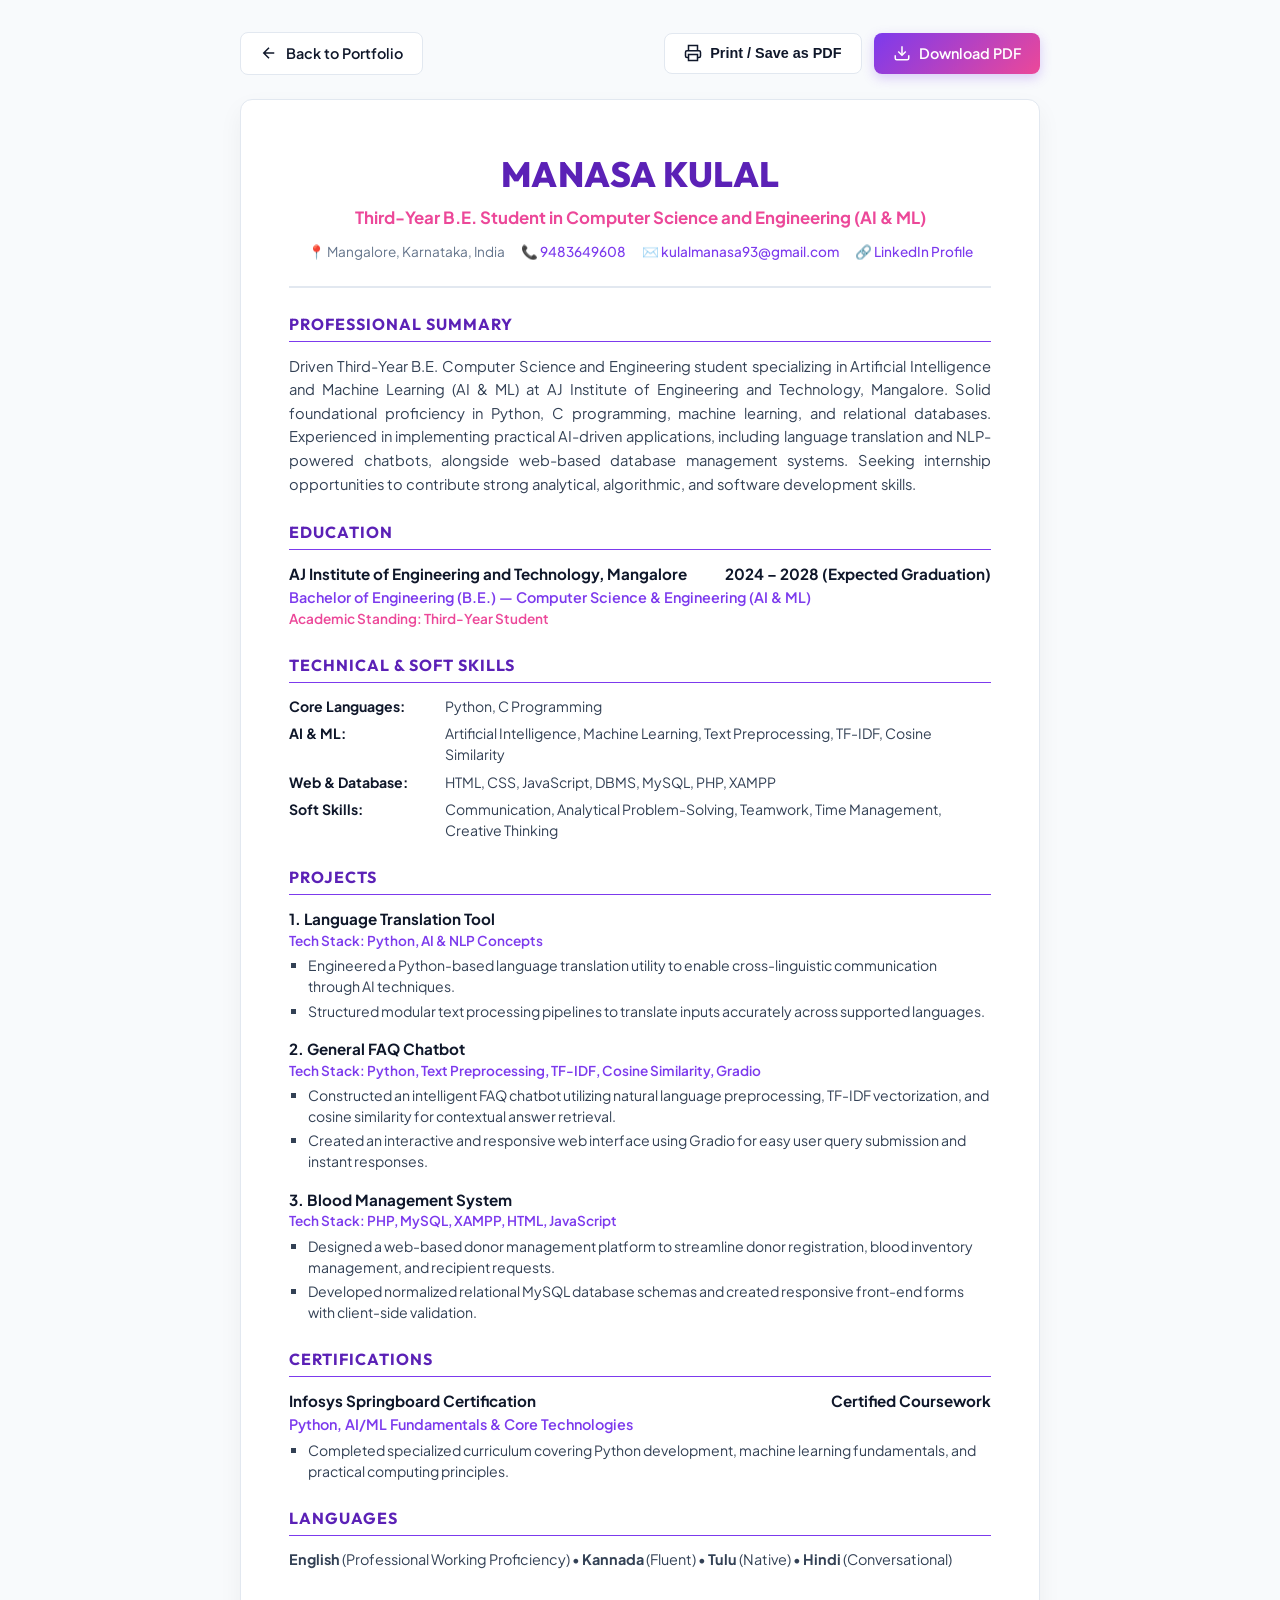
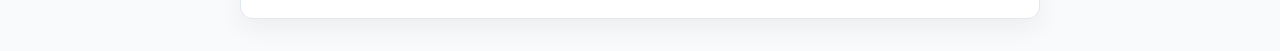
<file: assets/resume.html>
<!DOCTYPE html>
<html lang="en">
<head>
  <meta charset="UTF-8">
  <meta name="viewport" content="width=device-width, initial-scale=1.0">
  <title>Manasa Kulal - Resume | Third-Year B.E. (AI & ML)</title>
  <link rel="icon" type="image/svg+xml" href="favicon.svg">
  <link rel="preconnect" href="https://fonts.googleapis.com">
  <link rel="preconnect" href="https://fonts.gstatic.com" crossorigin>
  <link href="https://fonts.googleapis.com/css2?family=Plus+Jakarta+Sans:wght@300;400;500;600;700;800&family=Outfit:wght@500;600;700;800&display=swap" rel="stylesheet">
  <style>
    :root {
      --primary: #7C3AED;
      --primary-dark: #5B21B6;
      --accent: #EC4899;
      --dark: #0F172A;
      --text: #334155;
      --muted: #64748B;
      --border: #E2E8F0;
      --bg: #F8FAFC;
    }
    * {
      box-sizing: border-box;
      margin: 0;
      padding: 0;
    }
    body {
      font-family: 'Plus Jakarta Sans', sans-serif;
      background-color: var(--bg);
      color: var(--text);
      line-height: 1.5;
      padding: 2rem 1rem;
    }
    .resume-toolbar {
      max-width: 800px;
      margin: 0 auto 1.5rem auto;
      display: flex;
      justify-content: space-between;
      align-items: center;
      gap: 1rem;
      flex-wrap: wrap;
    }
    .back-btn, .action-btn {
      display: inline-flex;
      align-items: center;
      gap: 0.5rem;
      text-decoration: none;
      padding: 0.6rem 1.2rem;
      border-radius: 8px;
      font-weight: 600;
      font-size: 0.9rem;
      transition: all 0.2s ease;
      cursor: pointer;
    }
    .back-btn {
      background: #FFFFFF;
      color: var(--dark);
      border: 1px solid var(--border);
    }
    .back-btn:hover {
      background: #F1F5F9;
    }
    .action-btn {
      background: linear-gradient(135deg, var(--primary), var(--accent));
      color: #FFFFFF;
      border: none;
      box-shadow: 0 4px 12px rgba(124, 58, 237, 0.25);
    }
    .action-btn:hover {
      transform: translateY(-1px);
      box-shadow: 0 6px 16px rgba(124, 58, 237, 0.35);
    }
    .resume-container {
      max-width: 800px;
      margin: 0 auto;
      background: #FFFFFF;
      padding: 3rem;
      border-radius: 12px;
      box-shadow: 0 10px 25px rgba(0, 0, 0, 0.05);
      border: 1px solid var(--border);
    }
    .resume-header {
      text-align: center;
      padding-bottom: 1.5rem;
      border-bottom: 2px solid var(--border);
    }
    .resume-name {
      font-family: 'Outfit', sans-serif;
      font-size: 2.2rem;
      font-weight: 800;
      color: var(--primary-dark);
      letter-spacing: 0.5px;
    }
    .resume-title {
      font-size: 1.05rem;
      font-weight: 700;
      color: var(--accent);
      margin-top: 0.25rem;
    }
    .resume-contact {
      display: flex;
      justify-content: center;
      flex-wrap: wrap;
      gap: 1rem;
      font-size: 0.85rem;
      color: var(--muted);
      margin-top: 0.75rem;
    }
    .resume-contact a {
      color: var(--primary);
      text-decoration: none;
      font-weight: 500;
    }
    .resume-contact a:hover {
      text-decoration: underline;
    }
    .resume-section {
      margin-top: 1.5rem;
    }
    .section-title {
      font-family: 'Outfit', sans-serif;
      font-size: 1rem;
      font-weight: 700;
      text-transform: uppercase;
      letter-spacing: 1px;
      color: var(--primary-dark);
      border-bottom: 1.5px solid var(--primary);
      padding-bottom: 0.3rem;
      margin-bottom: 0.8rem;
    }
    .summary-text {
      font-size: 0.92rem;
      color: var(--text);
      text-align: justify;
      line-height: 1.6;
    }
    .item-header {
      display: flex;
      justify-content: space-between;
      align-items: baseline;
      font-weight: 700;
      font-size: 0.95rem;
      color: var(--dark);
    }
    .item-sub {
      color: var(--primary);
      font-weight: 600;
      font-size: 0.9rem;
      margin-top: 0.1rem;
    }
    .item-standing {
      font-size: 0.85rem;
      color: var(--accent);
      font-weight: 600;
    }
    .project-card-resume {
      margin-bottom: 1rem;
    }
    .project-title {
      font-weight: 700;
      font-size: 0.95rem;
      color: var(--dark);
    }
    .project-tech {
      color: var(--primary);
      font-weight: 600;
      font-size: 0.85rem;
      margin-bottom: 0.25rem;
    }
    ul.bullet-list {
      list-style-type: square;
      padding-left: 1.2rem;
      margin-top: 0.25rem;
    }
    ul.bullet-list li {
      font-size: 0.88rem;
      color: var(--text);
      margin-bottom: 0.2rem;
      line-height: 1.5;
    }
    .skills-grid {
      display: grid;
      grid-template-columns: 140px 1fr;
      gap: 0.4rem 1rem;
      font-size: 0.88rem;
    }
    .skills-label {
      font-weight: 700;
      color: var(--dark);
    }
    .skills-value {
      color: var(--text);
    }
    .languages-line {
      font-size: 0.9rem;
      color: var(--text);
    }
    @media print {
      body {
        padding: 0;
        background: #FFFFFF;
      }
      .resume-toolbar {
        display: none;
      }
      .resume-container {
        box-shadow: none;
        border: none;
        padding: 0;
        max-width: 100%;
      }
    }
  </style>
</head>
<body>

  <div class="resume-toolbar">
    <a href="../index.html" class="back-btn">
      <svg width="18" height="18" viewBox="0 0 24 24" fill="none" stroke="currentColor" stroke-width="2"><path d="M19 12H5M12 19l-7-7 7-7"/></svg>
      Back to Portfolio
    </a>
    <div style="display: flex; gap: 0.75rem;">
      <button onclick="window.print()" class="back-btn">
        <svg width="18" height="18" viewBox="0 0 24 24" fill="none" stroke="currentColor" stroke-width="2"><polyline points="6 9 6 2 18 2 18 9"></polyline><path d="M6 18H4a2 2 0 0 1-2-2v-5a2 2 0 0 1 2-2h16a2 2 0 0 1 2 2v5a2 2 0 0 1-2 2h-2"></path><rect x="6" y="14" width="12" height="8"></rect></svg>
        Print / Save as PDF
      </button>
      <a href="Manasa_Kulal_Resume.pdf" download="Manasa_Kulal_Resume.pdf" class="action-btn">
        <svg width="18" height="18" viewBox="0 0 24 24" fill="none" stroke="currentColor" stroke-width="2"><path d="M21 15v4a2 2 0 0 1-2 2H5a2 2 0 0 1-2-2v-4"></path><polyline points="7 10 12 15 17 10"></polyline><line x1="12" y1="15" x2="12" y2="3"></line></svg>
        Download PDF
      </a>
    </div>
  </div>

  <main class="resume-container">
    <header class="resume-header">
      <h1 class="resume-name">MANASA KULAL</h1>
      <p class="resume-title">Third-Year B.E. Student in Computer Science and Engineering (AI & ML)</p>
      <div class="resume-contact">
        <span>📍 Mangalore, Karnataka, India</span>
        <span>📞 <a href="tel:9483649608">9483649608</a></span>
        <span>✉️ <a href="mailto:kulalmanasa93@gmail.com">kulalmanasa93@gmail.com</a></span>
        <span>🔗 <a href="https://www.linkedin.com/in/manasa-kulal-204542434" target="_blank" rel="noopener noreferrer">LinkedIn Profile</a></span>
      </div>
    </header>

    <section class="resume-section">
      <h2 class="section-title">Professional Summary</h2>
      <p class="summary-text">
        Driven Third-Year B.E. Computer Science and Engineering student specializing in Artificial Intelligence and Machine Learning (AI & ML) at AJ Institute of Engineering and Technology, Mangalore. Solid foundational proficiency in Python, C programming, machine learning, and relational databases. Experienced in implementing practical AI-driven applications, including language translation and NLP-powered chatbots, alongside web-based database management systems. Seeking internship opportunities to contribute strong analytical, algorithmic, and software development skills.
      </p>
    </section>

    <section class="resume-section">
      <h2 class="section-title">Education</h2>
      <div>
        <div class="item-header">
          <span>AJ Institute of Engineering and Technology, Mangalore</span>
          <span>2024 – 2028 (Expected Graduation)</span>
        </div>
        <div class="item-sub">Bachelor of Engineering (B.E.) — Computer Science & Engineering (AI & ML)</div>
        <div class="item-standing">Academic Standing: Third-Year Student</div>
      </div>
    </section>

    <section class="resume-section">
      <h2 class="section-title">Technical & Soft Skills</h2>
      <div class="skills-grid">
        <div class="skills-label">Core Languages:</div>
        <div class="skills-value">Python, C Programming</div>

        <div class="skills-label">AI & ML:</div>
        <div class="skills-value">Artificial Intelligence, Machine Learning, Text Preprocessing, TF-IDF, Cosine Similarity</div>

        <div class="skills-label">Web & Database:</div>
        <div class="skills-value">HTML, CSS, JavaScript, DBMS, MySQL, PHP, XAMPP</div>

        <div class="skills-label">Soft Skills:</div>
        <div class="skills-value">Communication, Analytical Problem-Solving, Teamwork, Time Management, Creative Thinking</div>
      </div>
    </section>

    <section class="resume-section">
      <h2 class="section-title">Projects</h2>
      
      <div class="project-card-resume">
        <div class="project-title">1. Language Translation Tool</div>
        <div class="project-tech">Tech Stack: Python, AI & NLP Concepts</div>
        <ul class="bullet-list">
          <li>Engineered a Python-based language translation utility to enable cross-linguistic communication through AI techniques.</li>
          <li>Structured modular text processing pipelines to translate inputs accurately across supported languages.</li>
        </ul>
      </div>

      <div class="project-card-resume">
        <div class="project-title">2. General FAQ Chatbot</div>
        <div class="project-tech">Tech Stack: Python, Text Preprocessing, TF-IDF, Cosine Similarity, Gradio</div>
        <ul class="bullet-list">
          <li>Constructed an intelligent FAQ chatbot utilizing natural language preprocessing, TF-IDF vectorization, and cosine similarity for contextual answer retrieval.</li>
          <li>Created an interactive and responsive web interface using Gradio for easy user query submission and instant responses.</li>
        </ul>
      </div>

      <div class="project-card-resume">
        <div class="project-title">3. Blood Management System</div>
        <div class="project-tech">Tech Stack: PHP, MySQL, XAMPP, HTML, JavaScript</div>
        <ul class="bullet-list">
          <li>Designed a web-based donor management platform to streamline donor registration, blood inventory management, and recipient requests.</li>
          <li>Developed normalized relational MySQL database schemas and created responsive front-end forms with client-side validation.</li>
        </ul>
      </div>
    </section>

    <section class="resume-section">
      <h2 class="section-title">Certifications</h2>
      <div>
        <div class="item-header">
          <span>Infosys Springboard Certification</span>
          <span>Certified Coursework</span>
        </div>
        <div class="item-sub">Python, AI/ML Fundamentals & Core Technologies</div>
        <ul class="bullet-list">
          <li>Completed specialized curriculum covering Python development, machine learning fundamentals, and practical computing principles.</li>
        </ul>
      </div>
    </section>

    <section class="resume-section">
      <h2 class="section-title">Languages</h2>
      <p class="languages-line">
        <strong>English</strong> (Professional Working Proficiency) &bull; <strong>Kannada</strong> (Fluent) &bull; <strong>Tulu</strong> (Native) &bull; <strong>Hindi</strong> (Conversational)
      </p>
    </section>
  </main>

</body>
</html>
</file>
<file: style.css>
/* ==========================================================================
   MANASA KULAL — PERSONAL PORTFOLIO STYLESHEET
   Design System: Violet, Pink & Soft-Gradients
   Author: Manasa Kulal
   Role: Third-Year B.E. Student (AI & ML)
   ========================================================================== */

/* --- CSS Variables & Theme Tokens --- */
:root {
  /* Brand Palette: Purple & Pink */
  --primary: #8B5CF6;
  --primary-hover: #7C3AED;
  --primary-dark: #6D28D9;
  --primary-light: #A78BFA;

  --accent: #EC4899;
  --accent-hover: #DB2777;
  --accent-light: #F472B6;

  --gradient-main: linear-gradient(135deg, #8B5CF6 0%, #EC4899 50%, #6366F1 100%);
  --gradient-subtle: linear-gradient(135deg, rgba(139, 92, 246, 0.15) 0%, rgba(236, 72, 153, 0.15) 100%);
  --gradient-text: linear-gradient(135deg, #C084FC 0%, #F472B6 60%, #818CF8 100%);
  --gradient-card: linear-gradient(180deg, rgba(255, 255, 255, 0.05) 0%, rgba(255, 255, 255, 0.01) 100%);

  /* Dark Theme Tokens (Default) */
  --bg-page: #0B0813;
  --bg-page-secondary: #120E22;
  --bg-surface: rgba(22, 17, 43, 0.7);
  --bg-surface-solid: #16112B;
  --bg-surface-hover: rgba(33, 26, 64, 0.85);

  --text-primary: #F8FAFC;
  --text-secondary: #CBD5E1;
  --text-muted: #94A3B8;

  --border-color: rgba(168, 85, 247, 0.18);
  --border-hover: rgba(236, 72, 153, 0.4);

  --shadow-sm: 0 4px 12px rgba(0, 0, 0, 0.25);
  --shadow-md: 0 10px 30px rgba(0, 0, 0, 0.35);
  --shadow-lg: 0 20px 45px rgba(0, 0, 0, 0.5);
  --shadow-glow: 0 0 35px rgba(139, 92, 246, 0.25);

  /* Fonts */
  --font-heading: 'Outfit', -apple-system, BlinkMacSystemFont, 'Segoe UI', Roboto, sans-serif;
  --font-body: 'Plus Jakarta Sans', -apple-system, BlinkMacSystemFont, 'Segoe UI', Roboto, sans-serif;

  /* Layout */
  --container-max: 1200px;
  --nav-height: 76px;
  --border-radius-sm: 8px;
  --border-radius-md: 14px;
  --border-radius-lg: 22px;
  --border-radius-full: 9999px;

  /* Transitions */
  --transition-fast: 0.2s cubic-bezier(0.16, 1, 0.3, 1);
  --transition-normal: 0.3s cubic-bezier(0.16, 1, 0.3, 1);
  --transition-slow: 0.5s cubic-bezier(0.16, 1, 0.3, 1);
}

/* --- Light Mode Overrides --- */
[data-theme="light"] {
  --bg-page: #FAF8FF;
  --bg-page-secondary: #F3EEFF;
  --bg-surface: rgba(255, 255, 255, 0.85);
  --bg-surface-solid: #FFFFFF;
  --bg-surface-hover: #FFFFFF;

  --text-primary: #1E1B4B;
  --text-secondary: #475569;
  --text-muted: #64748B;

  --border-color: rgba(139, 92, 246, 0.16);
  --border-hover: rgba(236, 72, 153, 0.45);

  --gradient-text: linear-gradient(135deg, #6D28D9 0%, #BE185D 60%, #4338CA 100%);
  --gradient-card: linear-gradient(180deg, rgba(255, 255, 255, 0.9) 0%, rgba(248, 245, 255, 0.7) 100%);

  --shadow-sm: 0 4px 15px rgba(109, 40, 217, 0.05);
  --shadow-md: 0 10px 30px rgba(109, 40, 217, 0.08);
  --shadow-lg: 0 20px 45px rgba(109, 40, 217, 0.12);
  --shadow-glow: 0 0 35px rgba(139, 92, 246, 0.18);
}

/* ==========================================================================
   Base & Reset Styles
   ========================================================================== */
*, *::before, *::after {
  box-sizing: border-box;
  margin: 0;
  padding: 0;
}

html {
  scroll-behavior: smooth;
  scroll-padding-top: calc(var(--nav-height) + 1.5rem);
  font-size: 16px;
}

body {
  font-family: var(--font-body);
  background-color: var(--bg-page);
  color: var(--text-primary);
  line-height: 1.65;
  overflow-x: hidden;
  position: relative;
  transition: background-color var(--transition-normal), color var(--transition-normal);
  -webkit-font-smoothing: antialiased;
  -moz-osx-font-smoothing: grayscale;
}

/* Container */
.container {
  width: 100%;
  max-width: var(--container-max);
  margin: 0 auto;
  padding: 0 1.5rem;
}

/* Headings */
h1, h2, h3, h4, h5, h6 {
  font-family: var(--font-heading);
  color: var(--text-primary);
  font-weight: 700;
  line-height: 1.25;
}

p {
  color: var(--text-secondary);
}

a {
  color: inherit;
  text-decoration: none;
  transition: color var(--transition-fast);
}

/* Selection */
::selection {
  background: var(--accent);
  color: #FFFFFF;
}

/* ==========================================================================
   Ambient Background Glow Blobs
   ========================================================================== */
.ambient-glow {
  position: fixed;
  border-radius: 50%;
  filter: blur(120px);
  pointer-events: none;
  z-index: -1;
  opacity: 0.45;
  transition: opacity var(--transition-normal);
}

.glow-1 {
  top: -10%;
  left: 10%;
  width: 500px;
  height: 500px;
  background: radial-gradient(circle, rgba(139, 92, 246, 0.35) 0%, transparent 70%);
  animation: floatSlow 18s ease-in-out infinite alternate;
}

.glow-2 {
  top: 35%;
  right: -5%;
  width: 550px;
  height: 550px;
  background: radial-gradient(circle, rgba(236, 72, 153, 0.3) 0%, transparent 70%);
  animation: floatSlow 22s ease-in-out infinite alternate-reverse;
}

.glow-3 {
  bottom: 5%;
  left: 20%;
  width: 450px;
  height: 450px;
  background: radial-gradient(circle, rgba(99, 102, 241, 0.25) 0%, transparent 70%);
}

@keyframes floatSlow {
  0% { transform: translate(0, 0) scale(1); }
  50% { transform: translate(40px, 30px) scale(1.08); }
  100% { transform: translate(-30px, -20px) scale(0.95); }
}

/* ==========================================================================
   Typography & Common Elements
   ========================================================================== */
.gradient-text {
  background: var(--gradient-text);
  -webkit-background-clip: text;
  -webkit-text-fill-color: transparent;
  display: inline-block;
}

.section {
  padding: 6.5rem 0;
  position: relative;
}

.section-title-wrap {
  text-align: center;
  max-width: 680px;
  margin: 0 auto 3.5rem auto;
}

.section-tag {
  display: inline-block;
  padding: 0.35rem 1rem;
  border-radius: var(--border-radius-full);
  background: var(--gradient-subtle);
  color: var(--accent);
  font-size: 0.85rem;
  font-weight: 700;
  letter-spacing: 1px;
  text-transform: uppercase;
  margin-bottom: 0.85rem;
  border: 1px solid var(--border-color);
}

.section-heading {
  font-size: 2.35rem;
  font-weight: 800;
  margin-bottom: 0.85rem;
  letter-spacing: -0.5px;
}

.section-subtext {
  font-size: 1.05rem;
  color: var(--text-muted);
}

/* ==========================================================================
   Buttons
   ========================================================================== */
.btn {
  display: inline-flex;
  align-items: center;
  justify-content: center;
  gap: 0.55rem;
  padding: 0.75rem 1.6rem;
  font-family: var(--font-body);
  font-size: 0.95rem;
  font-weight: 600;
  border-radius: var(--border-radius-full);
  border: 1px solid transparent;
  cursor: pointer;
  transition: all var(--transition-normal);
  text-decoration: none;
  white-space: nowrap;
}

.btn-sm {
  padding: 0.5rem 1.1rem;
  font-size: 0.85rem;
}

.btn-primary {
  background: var(--gradient-main);
  color: #FFFFFF;
  box-shadow: 0 4px 18px rgba(139, 92, 246, 0.35);
}

.btn-primary:hover {
  transform: translateY(-2px);
  box-shadow: 0 6px 25px rgba(236, 72, 153, 0.45);
}

.btn-secondary {
  background: var(--bg-surface);
  backdrop-filter: blur(12px);
  color: var(--text-primary);
  border: 1px solid var(--border-color);
  box-shadow: var(--shadow-sm);
}

.btn-secondary:hover {
  border-color: var(--accent);
  color: var(--accent);
  transform: translateY(-2px);
  box-shadow: var(--shadow-glow);
}

.btn-outline {
  background: transparent;
  color: var(--text-primary);
  border: 1px solid var(--border-color);
}

.btn-outline:hover {
  background: var(--gradient-subtle);
  border-color: var(--accent);
  color: var(--text-primary);
  transform: translateY(-2px);
}

.w-full {
  width: 100%;
}

/* ==========================================================================
   Navigation Bar
   ========================================================================== */
.navbar {
  position: fixed;
  top: 0;
  left: 0;
  width: 100%;
  height: var(--nav-height);
  background: rgba(11, 8, 19, 0.75);
  backdrop-filter: blur(16px);
  -webkit-backdrop-filter: blur(16px);
  border-bottom: 1px solid var(--border-color);
  z-index: 1000;
  transition: all var(--transition-normal);
}

[data-theme="light"] .navbar {
  background: rgba(250, 248, 255, 0.85);
}

.navbar.scrolled {
  box-shadow: var(--shadow-md);
  border-bottom-color: var(--border-hover);
}

.nav-container {
  max-width: var(--container-max);
  margin: 0 auto;
  padding: 0 1.5rem;
  height: 100%;
  display: flex;
  align-items: center;
  justify-content: space-between;
}

.nav-logo {
  display: flex;
  align-items: center;
  gap: 0.75rem;
  font-family: var(--font-heading);
  font-weight: 800;
  font-size: 1.3rem;
  letter-spacing: -0.2px;
}

.logo-badge {
  width: 38px;
  height: 38px;
  border-radius: 10px;
  background: var(--gradient-main);
  color: #FFFFFF;
  display: flex;
  align-items: center;
  justify-content: center;
  font-weight: 800;
  font-size: 0.95rem;
  box-shadow: 0 2px 10px rgba(139, 92, 246, 0.4);
}

.nav-links {
  display: flex;
  align-items: center;
  gap: 1.75rem;
}

.nav-link {
  font-size: 0.92rem;
  font-weight: 500;
  color: var(--text-secondary);
  position: relative;
  padding: 0.3rem 0;
}

.nav-link::after {
  content: '';
  position: absolute;
  bottom: 0;
  left: 0;
  width: 0%;
  height: 2px;
  background: var(--gradient-main);
  border-radius: var(--border-radius-full);
  transition: width var(--transition-fast);
}

.nav-link:hover, .nav-link.active {
  color: var(--text-primary);
}

.nav-link:hover::after, .nav-link.active::after {
  width: 100%;
}

.nav-actions {
  display: flex;
  align-items: center;
  gap: 0.9rem;
}

/* Theme Toggle Button */
.theme-toggle {
  width: 40px;
  height: 40px;
  border-radius: 50%;
  border: 1px solid var(--border-color);
  background: var(--bg-surface);
  color: var(--text-primary);
  display: flex;
  align-items: center;
  justify-content: center;
  cursor: pointer;
  transition: all var(--transition-fast);
  position: relative;
}

.theme-toggle:hover {
  border-color: var(--accent);
  box-shadow: var(--shadow-glow);
  transform: rotate(15deg);
}

.theme-toggle svg {
  width: 19px;
  height: 19px;
  position: absolute;
  transition: transform var(--transition-normal), opacity var(--transition-normal);
}

/* Default Dark: Moon visible, Sun hidden */
.sun-icon {
  opacity: 0;
  transform: scale(0.6) rotate(-45deg);
}
.moon-icon {
  opacity: 1;
  transform: scale(1) rotate(0);
}

[data-theme="light"] .sun-icon {
  opacity: 1;
  transform: scale(1) rotate(0);
}
[data-theme="light"] .moon-icon {
  opacity: 0;
  transform: scale(0.6) rotate(45deg);
}

/* Mobile Hamburger */
.mobile-menu-btn {
  display: none;
  flex-direction: column;
  justify-content: space-around;
  width: 36px;
  height: 36px;
  background: transparent;
  border: none;
  cursor: pointer;
  padding: 6px;
  z-index: 1001;
}

.hamburger-line {
  width: 100%;
  height: 2px;
  background-color: var(--text-primary);
  border-radius: 2px;
  transition: all var(--transition-normal);
}

.mobile-menu-btn.active .hamburger-line:nth-child(1) {
  transform: translateY(8px) rotate(45deg);
}
.mobile-menu-btn.active .hamburger-line:nth-child(2) {
  opacity: 0;
}
.mobile-menu-btn.active .hamburger-line:nth-child(3) {
  transform: translateY(-8px) rotate(-45deg);
}

/* Mobile Drawer */
.mobile-drawer {
  position: fixed;
  top: var(--nav-height);
  left: 0;
  width: 100%;
  height: 0;
  overflow: hidden;
  background: var(--bg-surface-solid);
  backdrop-filter: blur(20px);
  border-bottom: 1px solid var(--border-color);
  transition: height var(--transition-normal);
  z-index: 999;
}

.mobile-drawer.open {
  height: auto;
  max-height: calc(100vh - var(--nav-height));
  box-shadow: var(--shadow-lg);
}

.drawer-content {
  padding: 1.5rem;
  display: flex;
  flex-direction: column;
  gap: 1.25rem;
}

.mobile-nav-links {
  display: flex;
  flex-direction: column;
  gap: 0.75rem;
}

.mobile-nav-link {
  font-size: 1.1rem;
  font-weight: 600;
  padding: 0.65rem 1rem;
  border-radius: var(--border-radius-sm);
  color: var(--text-secondary);
}

.mobile-nav-link:hover, .mobile-nav-link.active {
  background: var(--gradient-subtle);
  color: var(--accent);
}

/* ==========================================================================
   HERO SECTION
   ========================================================================== */
.hero-section {
  padding-top: calc(var(--nav-height) + 4rem);
  padding-bottom: 5.5rem;
  min-height: 92vh;
  display: flex;
  align-items: center;
}

.hero-grid {
  display: grid;
  grid-template-columns: 1.15fr 0.85fr;
  gap: 3.5rem;
  align-items: center;
}

.status-pill {
  display: inline-flex;
  align-items: center;
  gap: 0.65rem;
  padding: 0.45rem 1.1rem;
  border-radius: var(--border-radius-full);
  background: var(--gradient-subtle);
  border: 1px solid var(--border-color);
  color: var(--text-primary);
  font-size: 0.86rem;
  font-weight: 600;
  margin-bottom: 1.25rem;
}

.status-dot {
  width: 9px;
  height: 9px;
  border-radius: 50%;
  background-color: #10B981;
  box-shadow: 0 0 10px #10B981;
  animation: pulseGreen 2s infinite;
}

@keyframes pulseGreen {
  0% { transform: scale(0.95); box-shadow: 0 0 0 0 rgba(16, 185, 129, 0.7); }
  70% { transform: scale(1.1); box-shadow: 0 0 0 7px rgba(16, 185, 129, 0); }
  100% { transform: scale(0.95); box-shadow: 0 0 0 0 rgba(16, 185, 129, 0); }
}

.hero-heading {
  font-size: 3.4rem;
  font-weight: 800;
  line-height: 1.15;
  margin-bottom: 1.2rem;
  letter-spacing: -1px;
}

.hero-name {
  font-size: 3.8rem;
}

.hero-role-wrapper {
  margin-bottom: 1.25rem;
}

.role-badge {
  display: inline-block;
  background: var(--gradient-main);
  color: #FFFFFF;
  padding: 0.25rem 0.85rem;
  border-radius: var(--border-radius-full);
  font-size: 0.85rem;
  font-weight: 700;
  text-transform: uppercase;
  letter-spacing: 0.5px;
  margin-bottom: 0.6rem;
}

.hero-subtitle {
  font-size: 1.2rem;
  font-weight: 500;
  color: var(--text-primary);
  line-height: 1.5;
}

.highlight-text {
  color: var(--accent);
  font-weight: 700;
}

.hero-bio {
  font-size: 1.05rem;
  color: var(--text-secondary);
  line-height: 1.65;
  margin-bottom: 2rem;
  max-width: 580px;
}

.hero-cta-group {
  display: flex;
  flex-wrap: wrap;
  gap: 1rem;
  margin-bottom: 2.5rem;
}

.hero-quick-meta {
  display: flex;
  flex-wrap: wrap;
  gap: 1.5rem;
  padding-top: 1.5rem;
  border-top: 1px solid var(--border-color);
}

.meta-item {
  display: flex;
  align-items: center;
  gap: 0.5rem;
  font-size: 0.88rem;
  color: var(--text-muted);
}

.meta-item svg {
  color: var(--accent);
}

/* Hero Visual Glass Card */
.hero-visual-col {
  position: relative;
}

.hero-card-glass {
  background: var(--bg-surface);
  backdrop-filter: blur(20px);
  -webkit-backdrop-filter: blur(20px);
  border: 1px solid var(--border-color);
  border-radius: var(--border-radius-lg);
  padding: 2.2rem;
  box-shadow: var(--shadow-lg);
  position: relative;
  overflow: hidden;
  transition: all var(--transition-normal);
}

.hero-card-glass:hover {
  border-color: var(--border-hover);
  box-shadow: var(--shadow-glow);
}

.card-glow-circle {
  position: absolute;
  top: -60px;
  right: -60px;
  width: 180px;
  height: 180px;
  background: radial-gradient(circle, rgba(236, 72, 153, 0.3) 0%, transparent 70%);
  border-radius: 50%;
  pointer-events: none;
}

.profile-header-card {
  text-align: center;
  margin-bottom: 1.75rem;
}

.avatar-container {
  position: relative;
  display: inline-block;
  margin-bottom: 1rem;
}

.avatar-gradient-border {
  width: 96px;
  height: 96px;
  border-radius: 50%;
  background: var(--gradient-main);
  padding: 3px;
  display: flex;
  align-items: center;
  justify-content: center;
  box-shadow: 0 0 25px rgba(139, 92, 246, 0.4);
}

.avatar-inner {
  width: 100%;
  height: 100%;
  border-radius: 50%;
  background: var(--bg-page);
  display: flex;
  align-items: center;
  justify-content: center;
}

.avatar-letters {
  font-family: var(--font-heading);
  font-size: 2rem;
  font-weight: 800;
  background: var(--gradient-text);
  -webkit-background-clip: text;
  -webkit-text-fill-color: transparent;
}

.floating-badge {
  position: absolute;
  background: var(--bg-surface-solid);
  border: 1px solid var(--border-color);
  padding: 0.3rem 0.75rem;
  border-radius: var(--border-radius-full);
  font-size: 0.78rem;
  font-weight: 700;
  display: flex;
  align-items: center;
  gap: 0.35rem;
  box-shadow: var(--shadow-sm);
  white-space: nowrap;
}

.badge-top-right {
  top: -5px;
  right: -30px;
}

.profile-card-name {
  font-size: 1.5rem;
  font-weight: 800;
  margin-bottom: 0.2rem;
}

.profile-card-title {
  font-size: 0.95rem;
  font-weight: 600;
  color: var(--accent);
}

.profile-card-college {
  font-size: 0.85rem;
  color: var(--text-muted);
  margin-top: 0.2rem;
}

.academic-timeline-tag {
  display: inline-flex;
  align-items: center;
  gap: 0.4rem;
  background: var(--gradient-subtle);
  border: 1px solid var(--border-color);
  padding: 0.25rem 0.8rem;
  border-radius: var(--border-radius-full);
  font-size: 0.78rem;
  font-weight: 600;
  color: var(--text-secondary);
  margin-top: 0.6rem;
}

.dot-indicator {
  width: 6px;
  height: 6px;
  border-radius: 50%;
  background-color: var(--primary-light);
}

/* Code Snippet Widget */
.code-preview-widget {
  background: #06040A;
  border: 1px solid rgba(255, 255, 255, 0.08);
  border-radius: var(--border-radius-md);
  overflow: hidden;
  margin-bottom: 1.5rem;
}

[data-theme="light"] .code-preview-widget {
  background: #1E1B4B;
}

.code-preview-bar {
  background: rgba(255, 255, 255, 0.04);
  padding: 0.5rem 0.9rem;
  display: flex;
  align-items: center;
  gap: 0.4rem;
  border-bottom: 1px solid rgba(255, 255, 255, 0.06);
}

.terminal-dot {
  width: 9px;
  height: 9px;
  border-radius: 50%;
}
.dot-red { background: #EF4444; }
.dot-yellow { background: #F59E0B; }
.dot-green { background: #10B981; }

.terminal-title {
  margin-left: 0.5rem;
  font-family: monospace;
  font-size: 0.75rem;
  color: #94A3B8;
}

.code-preview-body {
  padding: 0.9rem;
  font-family: 'Consolas', 'Courier New', monospace;
  font-size: 0.82rem;
  line-height: 1.55;
  color: #E2E8F0;
  overflow-x: auto;
}

.code-keyword { color: #F472B6; font-weight: bold; }
.code-class { color: #C084FC; font-weight: bold; }
.code-param { color: #93C5FD; }
.code-string { color: #FDE047; }

.hero-floating-pills {
  display: flex;
  flex-wrap: wrap;
  justify-content: center;
  gap: 0.5rem;
}

.pill-chip {
  background: var(--gradient-subtle);
  border: 1px solid var(--border-color);
  padding: 0.35rem 0.85rem;
  border-radius: var(--border-radius-full);
  font-size: 0.8rem;
  font-weight: 600;
  color: var(--text-secondary);
}

/* ==========================================================================
   ABOUT ME SECTION
   ========================================================================== */
.about-grid {
  display: grid;
  grid-template-columns: 1.2fr 0.8fr;
  gap: 3rem;
  align-items: start;
  margin-bottom: 4rem;
}

.about-narrative {
  display: flex;
  flex-direction: column;
  gap: 1.25rem;
}

.about-lead {
  font-size: 1.45rem;
  font-weight: 700;
  line-height: 1.4;
  color: var(--text-primary);
}

.about-narrative p {
  font-size: 1.02rem;
  line-height: 1.7;
}

.about-action-row {
  display: flex;
  gap: 1rem;
  margin-top: 0.75rem;
}

/* About Matrix Card */
.about-matrix-card {
  background: var(--bg-surface);
  backdrop-filter: blur(16px);
  border: 1px solid var(--border-color);
  border-radius: var(--border-radius-lg);
  padding: 2rem;
  box-shadow: var(--shadow-md);
}

.matrix-header {
  display: flex;
  justify-content: space-between;
  align-items: center;
  padding-bottom: 1rem;
  border-bottom: 1px solid var(--border-color);
  margin-bottom: 1.25rem;
}

.matrix-badge {
  font-family: var(--font-heading);
  font-weight: 700;
  font-size: 1.05rem;
  color: var(--primary-light);
}

.matrix-status {
  background: rgba(16, 185, 129, 0.15);
  color: #10B981;
  border: 1px solid rgba(16, 185, 129, 0.3);
  padding: 0.2rem 0.75rem;
  border-radius: var(--border-radius-full);
  font-size: 0.78rem;
  font-weight: 700;
}

.matrix-list {
  display: flex;
  flex-direction: column;
  gap: 0.9rem;
}

.matrix-item {
  display: flex;
  flex-direction: column;
  gap: 0.15rem;
}

.matrix-label {
  font-size: 0.8rem;
  color: var(--text-muted);
  text-transform: uppercase;
  letter-spacing: 0.5px;
}

.matrix-value {
  font-size: 0.95rem;
  font-weight: 600;
  color: var(--text-primary);
}

.matrix-value.highlight {
  color: var(--accent);
}

.link-colored {
  color: var(--primary-light);
  text-decoration: underline;
  text-underline-offset: 3px;
}

.link-colored:hover {
  color: var(--accent);
}

/* Focus Cards Grid */
.focus-cards-grid {
  display: grid;
  grid-template-columns: repeat(4, 1fr);
  gap: 1.5rem;
}

.focus-card {
  background: var(--bg-surface);
  border: 1px solid var(--border-color);
  border-radius: var(--border-radius-md);
  padding: 1.75rem;
  box-shadow: var(--shadow-sm);
  transition: all var(--transition-normal);
}

.focus-card:hover {
  transform: translateY(-4px);
  border-color: var(--border-hover);
  box-shadow: var(--shadow-glow);
}

.focus-icon-wrap {
  width: 50px;
  height: 50px;
  border-radius: 12px;
  display: flex;
  align-items: center;
  justify-content: center;
  margin-bottom: 1.15rem;
}

.icon-ai { background: rgba(139, 92, 246, 0.18); color: var(--primary-light); }
.icon-code { background: rgba(236, 72, 153, 0.18); color: var(--accent); }
.icon-db { background: rgba(99, 102, 241, 0.18); color: #818CF8; }
.icon-growth { background: rgba(16, 185, 129, 0.18); color: #34D399; }

.focus-title {
  font-size: 1.1rem;
  margin-bottom: 0.5rem;
}

.focus-desc {
  font-size: 0.88rem;
  line-height: 1.5;
  color: var(--text-secondary);
}

/* ==========================================================================
   TECHNICAL SKILLS SECTION
   ========================================================================== */
.skills-category-group {
  margin-bottom: 4rem;
}

.category-title {
  font-size: 1.35rem;
  font-weight: 700;
  display: flex;
  align-items: center;
  gap: 0.65rem;
  margin-bottom: 1.75rem;
  padding-bottom: 0.65rem;
  border-bottom: 1px solid var(--border-color);
}

.category-icon {
  font-size: 1.4rem;
}

.skills-grid {
  display: grid;
  grid-template-columns: repeat(auto-fit, minmax(260px, 1fr));
  gap: 1.5rem;
}

.skill-card {
  background: var(--bg-surface);
  border: 1px solid var(--border-color);
  border-radius: var(--border-radius-md);
  padding: 1.5rem;
  box-shadow: var(--shadow-sm);
  transition: all var(--transition-normal);
  display: flex;
  flex-direction: column;
}

.skill-card:hover {
  transform: translateY(-4px);
  border-color: var(--border-hover);
  box-shadow: var(--shadow-glow);
}

.skill-header {
  display: flex;
  align-items: center;
  gap: 1rem;
  margin-bottom: 1rem;
}

.skill-icon-box {
  width: 52px;
  height: 52px;
  border-radius: 12px;
  background: rgba(255, 255, 255, 0.05);
  border: 1px solid var(--border-color);
  display: flex;
  align-items: center;
  justify-content: center;
  flex-shrink: 0;
}

.icon-accent-box {
  background: var(--gradient-subtle);
  color: var(--accent);
}

.skill-meta {
  display: flex;
  flex-direction: column;
  gap: 0.2rem;
}

.skill-name {
  font-size: 1.15rem;
  font-weight: 700;
}

.skill-badge {
  font-size: 0.72rem;
  font-weight: 700;
  padding: 0.15rem 0.55rem;
  border-radius: var(--border-radius-full);
  display: inline-block;
  width: fit-content;
  text-transform: uppercase;
}

.badge-primary { background: rgba(139, 92, 246, 0.2); color: var(--primary-light); }
.badge-special { background: rgba(236, 72, 153, 0.2); color: var(--accent); }
.badge-blue { background: rgba(30, 144, 255, 0.2); color: #38BDF8; }
.badge-yellow { background: rgba(234, 179, 8, 0.2); color: #FACC15; }
.badge-orange { background: rgba(249, 115, 22, 0.2); color: #FB923C; }
.badge-purple { background: rgba(168, 85, 247, 0.2); color: #C084FC; }
.badge-teal { background: rgba(20, 184, 166, 0.2); color: #2DD4BF; }

.skill-desc {
  font-size: 0.88rem;
  color: var(--text-secondary);
  line-height: 1.55;
  margin-bottom: 1.25rem;
  flex-grow: 1;
}

.skill-tags {
  display: flex;
  flex-wrap: wrap;
  gap: 0.45rem;
}

.skill-tags span {
  font-size: 0.75rem;
  font-weight: 600;
  padding: 0.2rem 0.6rem;
  border-radius: var(--border-radius-full);
  background: rgba(255, 255, 255, 0.04);
  color: var(--text-muted);
  border: 1px solid var(--border-color);
}

/* Soft Skills Layout */
.soft-skills-grid {
  display: grid;
  grid-template-columns: repeat(auto-fit, minmax(210px, 1fr));
  gap: 1.25rem;
}

.soft-skill-pill {
  background: var(--bg-surface);
  border: 1px solid var(--border-color);
  border-radius: var(--border-radius-md);
  padding: 1.25rem;
  display: flex;
  align-items: flex-start;
  gap: 0.9rem;
  box-shadow: var(--shadow-sm);
  transition: all var(--transition-normal);
}

.soft-skill-pill:hover {
  transform: translateY(-3px);
  border-color: var(--accent);
  box-shadow: var(--shadow-glow);
}

.soft-icon {
  font-size: 1.7rem;
  line-height: 1;
}

.soft-content {
  display: flex;
  flex-direction: column;
  gap: 0.25rem;
}

.soft-title {
  font-weight: 700;
  font-size: 0.98rem;
  color: var(--text-primary);
}

.soft-desc {
  font-size: 0.82rem;
  color: var(--text-muted);
  line-height: 1.4;
}

/* ==========================================================================
   PROJECTS SECTION
   ========================================================================== */
.projects-grid {
  display: grid;
  grid-template-columns: repeat(3, 1fr);
  gap: 2rem;
  margin-bottom: 3rem;
}

.project-card {
  background: var(--bg-surface);
  border: 1px solid var(--border-color);
  border-radius: var(--border-radius-lg);
  overflow: hidden;
  box-shadow: var(--shadow-md);
  display: flex;
  flex-direction: column;
  transition: all var(--transition-normal);
}

.project-card:hover {
  transform: translateY(-6px);
  border-color: var(--border-hover);
  box-shadow: var(--shadow-glow);
}

.project-card-banner {
  height: 140px;
  position: relative;
  overflow: hidden;
  display: flex;
  align-items: flex-start;
  justify-content: space-between;
  padding: 1.25rem;
}

.banner-gradient {
  position: absolute;
  inset: 0;
  opacity: 0.85;
}

.banner-grad-1 { background: linear-gradient(135deg, #7C3AED 0%, #EC4899 100%); }
.banner-grad-2 { background: linear-gradient(135deg, #EC4899 0%, #6366F1 100%); }
.banner-grad-3 { background: linear-gradient(135deg, #6366F1 0%, #3B82F6 100%); }

.banner-badge {
  position: relative;
  z-index: 1;
  background: rgba(0, 0, 0, 0.4);
  backdrop-filter: blur(8px);
  color: #FFFFFF;
  font-size: 0.75rem;
  font-weight: 700;
  text-transform: uppercase;
  letter-spacing: 0.5px;
  padding: 0.3rem 0.75rem;
  border-radius: var(--border-radius-full);
  border: 1px solid rgba(255, 255, 255, 0.2);
}

.banner-icon-watermark {
  position: relative;
  z-index: 1;
  font-size: 2.4rem;
  opacity: 0.8;
}

.project-content {
  padding: 1.75rem;
  display: flex;
  flex-direction: column;
  flex-grow: 1;
}

.project-header {
  margin-bottom: 0.85rem;
}

.project-title {
  font-size: 1.3rem;
  font-weight: 700;
  margin-bottom: 0.25rem;
}

.project-type-tag {
  font-size: 0.82rem;
  font-weight: 600;
  color: var(--accent);
}

.project-description {
  font-size: 0.92rem;
  color: var(--text-secondary);
  line-height: 1.6;
  margin-bottom: 1.25rem;
  flex-grow: 1;
}

.project-tags {
  display: flex;
  flex-wrap: wrap;
  gap: 0.4rem;
  margin-bottom: 1.5rem;
}

.project-tags .tag {
  font-size: 0.75rem;
  font-weight: 600;
  padding: 0.25rem 0.65rem;
  border-radius: var(--border-radius-full);
  background: var(--gradient-subtle);
  border: 1px solid var(--border-color);
  color: var(--text-primary);
}

.project-card-actions {
  display: flex;
  gap: 0.75rem;
  flex-wrap: wrap;
}

.project-card-actions .btn {
  flex: 1;
}

/* Academic Repository Banner */
.project-note-banner {
  background: var(--bg-surface);
  border: 1px dashed var(--border-color);
  border-radius: var(--border-radius-md);
  padding: 1.25rem 1.75rem;
  display: flex;
  align-items: center;
  gap: 1rem;
}

.note-icon {
  font-size: 1.6rem;
}

.note-text {
  font-size: 0.9rem;
  color: var(--text-secondary);
  line-height: 1.5;
}

/* ==========================================================================
   EDUCATION & CERTIFICATION SECTION
   ========================================================================== */
.education-grid {
  display: grid;
  grid-template-columns: 1.2fr 1fr;
  gap: 2.5rem;
}

.timeline-card {
  background: var(--bg-surface);
  border: 1px solid var(--border-color);
  border-radius: var(--border-radius-lg);
  padding: 2.25rem;
  box-shadow: var(--shadow-md);
  position: relative;
  overflow: hidden;
  transition: all var(--transition-normal);
}

.timeline-card:hover {
  border-color: var(--border-hover);
  box-shadow: var(--shadow-glow);
  transform: translateY(-3px);
}

.card-corner-ribbon {
  position: absolute;
  top: 18px;
  right: -32px;
  transform: rotate(45deg);
  background: var(--gradient-main);
  color: #FFFFFF;
  font-size: 0.7rem;
  font-weight: 800;
  text-transform: uppercase;
  padding: 0.25rem 2.5rem;
  box-shadow: 0 2px 8px rgba(0, 0, 0, 0.2);
}

.timeline-icon-box {
  width: 54px;
  height: 54px;
  border-radius: 14px;
  background: var(--gradient-subtle);
  border: 1px solid var(--border-color);
  color: var(--primary-light);
  display: flex;
  align-items: center;
  justify-content: center;
  margin-bottom: 1.5rem;
}

.cert-icon-box {
  color: var(--accent);
}

.timeline-meta {
  display: flex;
  align-items: center;
  gap: 0.75rem;
  margin-bottom: 0.75rem;
}

.period-badge {
  background: rgba(139, 92, 246, 0.2);
  color: var(--primary-light);
  font-size: 0.8rem;
  font-weight: 700;
  padding: 0.25rem 0.7rem;
  border-radius: var(--border-radius-full);
}

.status-indicator-tag {
  background: var(--gradient-main);
  color: #FFFFFF;
  font-size: 0.78rem;
  font-weight: 700;
  padding: 0.25rem 0.75rem;
  border-radius: var(--border-radius-full);
}

.cert-provider-badge {
  background: rgba(236, 72, 153, 0.2);
  color: var(--accent);
  font-size: 0.8rem;
  font-weight: 700;
  padding: 0.25rem 0.7rem;
  border-radius: var(--border-radius-full);
}

.cert-verified-tag {
  background: rgba(16, 185, 129, 0.2);
  color: #10B981;
  font-size: 0.78rem;
  font-weight: 700;
  padding: 0.25rem 0.7rem;
  border-radius: var(--border-radius-full);
}

.degree-title {
  font-size: 1.45rem;
  font-weight: 800;
  margin-bottom: 0.2rem;
}

.degree-branch {
  font-size: 1.1rem;
  font-weight: 600;
  color: var(--text-primary);
  margin-bottom: 0.35rem;
}

.specialization-text {
  font-size: 0.95rem;
  color: var(--accent);
  margin-bottom: 1rem;
}

.college-info {
  display: flex;
  align-items: center;
  gap: 0.6rem;
  font-size: 0.92rem;
  color: var(--text-secondary);
  margin-bottom: 1.25rem;
}

.college-info svg {
  color: var(--primary-light);
  flex-shrink: 0;
}

.degree-desc, .cert-desc {
  font-size: 0.92rem;
  line-height: 1.6;
  color: var(--text-secondary);
  margin-bottom: 1.25rem;
}

.degree-highlights {
  display: flex;
  flex-wrap: wrap;
  gap: 0.5rem;
}

.highlight-pill {
  background: rgba(255, 255, 255, 0.04);
  border: 1px solid var(--border-color);
  font-size: 0.8rem;
  font-weight: 600;
  padding: 0.3rem 0.75rem;
  border-radius: var(--border-radius-full);
  color: var(--text-secondary);
}

.cert-list {
  list-style: square;
  padding-left: 1.2rem;
  margin-bottom: 1.5rem;
  display: flex;
  flex-direction: column;
  gap: 0.5rem;
}

.cert-list li {
  font-size: 0.9rem;
  color: var(--text-secondary);
  line-height: 1.5;
}

.cert-footer {
  display: flex;
  flex-wrap: wrap;
  gap: 0.5rem;
}

.cert-topic-tag {
  background: var(--gradient-subtle);
  border: 1px solid var(--border-color);
  font-size: 0.78rem;
  font-weight: 600;
  padding: 0.25rem 0.7rem;
  border-radius: var(--border-radius-full);
  color: var(--text-primary);
}

/* ==========================================================================
   LANGUAGES SECTION
   ========================================================================== */
.languages-grid {
  display: grid;
  grid-template-columns: repeat(4, 1fr);
  gap: 1.75rem;
}

.lang-card {
  background: var(--bg-surface);
  border: 1px solid var(--border-color);
  border-radius: var(--border-radius-md);
  padding: 1.75rem;
  box-shadow: var(--shadow-sm);
  transition: all var(--transition-normal);
  display: flex;
  flex-direction: column;
}

.lang-card:hover {
  transform: translateY(-4px);
  border-color: var(--border-hover);
  box-shadow: var(--shadow-glow);
}

.lang-top {
  display: flex;
  justify-content: space-between;
  align-items: center;
  margin-bottom: 1rem;
}

.lang-code {
  font-family: var(--font-heading);
  font-weight: 800;
  font-size: 1.15rem;
  color: var(--primary-light);
  background: var(--gradient-subtle);
  width: 42px;
  height: 42px;
  border-radius: 10px;
  display: flex;
  align-items: center;
  justify-content: center;
  border: 1px solid var(--border-color);
}

.lang-status {
  font-size: 0.72rem;
  font-weight: 700;
  padding: 0.2rem 0.6rem;
  border-radius: var(--border-radius-full);
  text-transform: uppercase;
}

.lang-status.native { background: rgba(236, 72, 153, 0.2); color: var(--accent); }
.lang-status.fluent { background: rgba(139, 92, 246, 0.2); color: var(--primary-light); }
.lang-status.professional { background: rgba(99, 102, 241, 0.2); color: #818CF8; }
.lang-status.conversational { background: rgba(16, 185, 129, 0.2); color: #34D399; }

.lang-name {
  font-size: 1.35rem;
  margin-bottom: 0.2rem;
}

.lang-level {
  font-size: 0.85rem;
  font-weight: 600;
  color: var(--accent);
  margin-bottom: 1rem;
}

.lang-bar-track {
  width: 100%;
  height: 6px;
  border-radius: var(--border-radius-full);
  background: rgba(255, 255, 255, 0.08);
  margin-bottom: 1rem;
  overflow: hidden;
}

.lang-bar-fill {
  height: 100%;
  background: var(--gradient-main);
  border-radius: var(--border-radius-full);
}

.lang-context {
  font-size: 0.85rem;
  color: var(--text-muted);
  line-height: 1.5;
  margin-top: auto;
}

/* ==========================================================================
   CONTACT SECTION
   ========================================================================== */
.contact-grid {
  display: grid;
  grid-template-columns: 0.95fr 1.05fr;
  gap: 3rem;
  align-items: start;
}

.contact-status-box {
  background: var(--gradient-subtle);
  border: 1px solid var(--border-color);
  border-radius: var(--border-radius-md);
  padding: 1.5rem;
  display: flex;
  gap: 1rem;
  align-items: flex-start;
  margin-bottom: 2rem;
}

.pulse-indicator {
  width: 12px;
  height: 12px;
  border-radius: 50%;
  background: #10B981;
  box-shadow: 0 0 10px #10B981;
  animation: pulseGreen 2s infinite;
  flex-shrink: 0;
  margin-top: 4px;
}

.contact-status-title {
  font-size: 1.1rem;
  font-weight: 700;
  margin-bottom: 0.25rem;
}

.contact-status-desc {
  font-size: 0.9rem;
  color: var(--text-secondary);
  line-height: 1.5;
}

.contact-cards-stack {
  display: flex;
  flex-direction: column;
  gap: 1.15rem;
}

.contact-card-item {
  background: var(--bg-surface);
  border: 1px solid var(--border-color);
  border-radius: var(--border-radius-md);
  padding: 1.25rem 1.5rem;
  display: flex;
  align-items: center;
  gap: 1.25rem;
  box-shadow: var(--shadow-sm);
  transition: all var(--transition-normal);
}

.contact-card-item:not(.no-hover):hover {
  transform: translateX(6px);
  border-color: var(--accent);
  box-shadow: var(--shadow-glow);
}

.contact-card-icon {
  width: 48px;
  height: 48px;
  border-radius: 12px;
  display: flex;
  align-items: center;
  justify-content: center;
  flex-shrink: 0;
}

.icon-email { background: rgba(139, 92, 246, 0.2); color: var(--primary-light); }
.icon-phone { background: rgba(16, 185, 129, 0.2); color: #34D399; }
.icon-linkedin { background: rgba(0, 119, 181, 0.2); color: #38BDF8; }
.icon-location { background: rgba(236, 72, 153, 0.2); color: var(--accent); }

.contact-card-details {
  display: flex;
  flex-direction: column;
  gap: 0.15rem;
  flex-grow: 1;
}

.contact-card-label {
  font-size: 0.78rem;
  color: var(--text-muted);
  text-transform: uppercase;
  letter-spacing: 0.5px;
}

.contact-card-val {
  font-size: 0.98rem;
  font-weight: 600;
  color: var(--text-primary);
  word-break: break-all;
}

.contact-card-arrow {
  font-size: 1.2rem;
  color: var(--text-muted);
  transition: transform var(--transition-fast);
}

.contact-card-item:hover .contact-card-arrow {
  color: var(--accent);
  transform: translate(2px, -2px);
}

/* Contact Form */
.form-wrapper-card {
  background: var(--bg-surface);
  border: 1px solid var(--border-color);
  border-radius: var(--border-radius-lg);
  padding: 2.5rem;
  box-shadow: var(--shadow-md);
}

.form-title {
  font-size: 1.5rem;
  font-weight: 800;
  margin-bottom: 0.4rem;
}

.form-subtext {
  font-size: 0.92rem;
  color: var(--text-secondary);
  line-height: 1.55;
  margin-bottom: 1.75rem;
}

.form-group {
  margin-bottom: 1.25rem;
  position: relative;
}

.form-group label {
  display: block;
  font-size: 0.88rem;
  font-weight: 600;
  margin-bottom: 0.45rem;
  color: var(--text-primary);
}

.required {
  color: var(--accent);
}

.input-wrap {
  position: relative;
  display: flex;
  align-items: center;
}

.form-group input,
.form-group textarea {
  width: 100%;
  padding: 0.85rem 1.15rem;
  background: rgba(255, 255, 255, 0.03);
  border: 1.5px solid var(--border-color);
  border-radius: var(--border-radius-sm);
  color: var(--text-primary);
  font-family: var(--font-body);
  font-size: 0.95rem;
  transition: all var(--transition-fast);
}

[data-theme="light"] .form-group input,
[data-theme="light"] .form-group textarea {
  background: #FFFFFF;
}

.form-group input:focus,
.form-group textarea:focus {
  outline: none;
  border-color: var(--primary);
  box-shadow: 0 0 0 3px rgba(139, 92, 246, 0.2);
}

.form-group.has-error input,
.form-group.has-error textarea {
  border-color: #EF4444 !important;
  box-shadow: 0 0 0 3px rgba(239, 68, 68, 0.2) !important;
}

.form-group.has-success input,
.form-group.has-success textarea {
  border-color: #10B981 !important;
}

.error-msg {
  display: none;
  font-size: 0.8rem;
  color: #EF4444;
  margin-top: 0.35rem;
  font-weight: 500;
}

.form-group.has-error .error-msg {
  display: block;
}

.form-disclaimer {
  font-size: 0.8rem;
  color: var(--text-muted);
  line-height: 1.45;
  margin-top: 1rem;
  text-align: center;
}

/* ==========================================================================
   FOOTER
   ========================================================================== */
.site-footer {
  background: var(--bg-page-secondary);
  border-top: 1px solid var(--border-color);
  padding: 4.5rem 0 2rem 0;
  position: relative;
}

.footer-top {
  display: flex;
  justify-content: space-between;
  align-items: flex-start;
  gap: 3rem;
  padding-bottom: 2.5rem;
  border-bottom: 1px solid var(--border-color);
}

.footer-brand {
  max-width: 420px;
}

.footer-logo {
  display: flex;
  align-items: center;
  gap: 0.75rem;
  font-family: var(--font-heading);
  font-weight: 800;
  font-size: 1.35rem;
  margin-bottom: 0.85rem;
}

.footer-tagline {
  font-size: 0.92rem;
  color: var(--text-secondary);
  line-height: 1.6;
}

.footer-nav {
  display: flex;
  flex-direction: column;
  gap: 0.85rem;
}

.footer-nav-title {
  font-family: var(--font-heading);
  font-size: 1rem;
  font-weight: 700;
  color: var(--text-primary);
  text-transform: uppercase;
  letter-spacing: 0.5px;
}

.footer-links-grid {
  display: grid;
  grid-template-columns: repeat(2, 1fr);
  gap: 0.5rem 2rem;
}

.footer-links-grid a {
  font-size: 0.9rem;
  color: var(--text-secondary);
}

.footer-links-grid a:hover {
  color: var(--accent);
}

.footer-bottom {
  display: flex;
  justify-content: space-between;
  align-items: center;
  padding-top: 2rem;
  flex-wrap: wrap;
  gap: 1rem;
}

.copyright-text {
  font-size: 0.88rem;
  color: var(--text-muted);
}

.back-to-top {
  display: inline-flex;
  align-items: center;
  gap: 0.5rem;
  font-size: 0.88rem;
  font-weight: 600;
  color: var(--text-secondary);
  padding: 0.45rem 1rem;
  border-radius: var(--border-radius-full);
  border: 1px solid var(--border-color);
  background: var(--bg-surface);
  transition: all var(--transition-fast);
}

.back-to-top:hover {
  color: var(--accent);
  border-color: var(--accent);
  transform: translateY(-2px);
  box-shadow: var(--shadow-glow);
}

/* ==========================================================================
   MODAL COMPONENT
   ========================================================================== */
.modal-backdrop {
  position: fixed;
  inset: 0;
  background: rgba(11, 8, 19, 0.75);
  backdrop-filter: blur(14px);
  -webkit-backdrop-filter: blur(14px);
  display: flex;
  align-items: center;
  justify-content: center;
  padding: 1.5rem;
  z-index: 2000;
  opacity: 0;
  visibility: hidden;
  transition: all var(--transition-normal);
}

.modal-backdrop.open {
  opacity: 1;
  visibility: visible;
}

.modal-card {
  background: var(--bg-surface-solid);
  border: 1px solid var(--border-hover);
  border-radius: var(--border-radius-lg);
  max-width: 650px;
  width: 100%;
  max-height: 90vh;
  overflow-y: auto;
  padding: 2.5rem;
  position: relative;
  box-shadow: var(--shadow-lg);
  transform: translateY(20px) scale(0.96);
  transition: all var(--transition-normal);
}

.modal-backdrop.open .modal-card {
  transform: translateY(0) scale(1);
}

.modal-close-btn {
  position: absolute;
  top: 1.25rem;
  right: 1.25rem;
  width: 38px;
  height: 38px;
  border-radius: 50%;
  border: 1px solid var(--border-color);
  background: var(--bg-surface);
  color: var(--text-primary);
  font-size: 1.4rem;
  display: flex;
  align-items: center;
  justify-content: center;
  cursor: pointer;
  transition: all var(--transition-fast);
}

.modal-close-btn:hover {
  background: var(--accent);
  color: #FFFFFF;
  border-color: var(--accent);
  transform: rotate(90deg);
}

.modal-header {
  margin-bottom: 1.5rem;
  padding-right: 2rem;
}

.modal-badge {
  display: inline-block;
  background: var(--gradient-subtle);
  border: 1px solid var(--border-color);
  color: var(--accent);
  font-size: 0.75rem;
  font-weight: 700;
  text-transform: uppercase;
  padding: 0.25rem 0.75rem;
  border-radius: var(--border-radius-full);
  margin-bottom: 0.5rem;
}

.modal-title {
  font-size: 1.7rem;
  font-weight: 800;
  margin-bottom: 0.25rem;
}

.modal-sub {
  font-size: 0.95rem;
  color: var(--primary-light);
  font-weight: 600;
}

.modal-body {
  display: flex;
  flex-direction: column;
  gap: 1.5rem;
}

.modal-section h4 {
  font-size: 1.05rem;
  font-weight: 700;
  margin-bottom: 0.5rem;
  color: var(--text-primary);
}

.modal-section p {
  font-size: 0.92rem;
  line-height: 1.6;
}

.modal-section ul {
  list-style: square;
  padding-left: 1.2rem;
  display: flex;
  flex-direction: column;
  gap: 0.4rem;
}

.modal-section ul li {
  font-size: 0.9rem;
  line-height: 1.5;
  color: var(--text-secondary);
}

.modal-tags {
  display: flex;
  flex-wrap: wrap;
  gap: 0.45rem;
}

.modal-tags span {
  font-size: 0.78rem;
  font-weight: 600;
  padding: 0.25rem 0.75rem;
  border-radius: var(--border-radius-full);
  background: var(--gradient-subtle);
  border: 1px solid var(--border-color);
  color: var(--text-primary);
}

.modal-footer-action {
  padding-top: 1rem;
  border-top: 1px solid var(--border-color);
  display: flex;
  justify-content: flex-end;
}

/* ==========================================================================
   TOAST NOTIFICATION
   ========================================================================== */
.toast-container {
  position: fixed;
  bottom: 2rem;
  right: 2rem;
  display: flex;
  flex-direction: column;
  gap: 0.75rem;
  z-index: 3000;
  pointer-events: none;
}

.toast {
  pointer-events: auto;
  background: var(--bg-surface-solid);
  border: 1px solid var(--border-hover);
  color: var(--text-primary);
  padding: 1rem 1.4rem;
  border-radius: var(--border-radius-md);
  box-shadow: var(--shadow-lg);
  display: flex;
  align-items: center;
  gap: 0.75rem;
  min-width: 280px;
  max-width: 420px;
  font-size: 0.9rem;
  transform: translateY(20px);
  opacity: 0;
  transition: all var(--transition-normal);
}

.toast.show {
  transform: translateY(0);
  opacity: 1;
}

.toast-icon {
  font-size: 1.25rem;
  flex-shrink: 0;
}

/* ==========================================================================
   RESPONSIVE MEDIA QUERIES
   ========================================================================== */
@media (max-width: 1024px) {
  .hero-heading {
    font-size: 2.8rem;
  }
  .hero-name {
    font-size: 3.2rem;
  }
  .focus-cards-grid {
    grid-template-columns: repeat(2, 1fr);
  }
  .projects-grid {
    grid-template-columns: repeat(2, 1fr);
  }
  .languages-grid {
    grid-template-columns: repeat(2, 1fr);
  }
  .education-grid {
    grid-template-columns: 1fr;
  }
}

@media (max-width: 860px) {
  .nav-links, .nav-resume-btn {
    display: none;
  }
  .mobile-menu-btn {
    display: flex;
  }
  .hero-grid {
    grid-template-columns: 1fr;
    gap: 3rem;
  }
  .hero-visual-col {
    order: -1;
    max-width: 480px;
    margin: 0 auto;
  }
  .about-grid {
    grid-template-columns: 1fr;
    gap: 2.5rem;
  }
  .projects-grid {
    grid-template-columns: 1fr;
  }
  .contact-grid {
    grid-template-columns: 1fr;
    gap: 2.5rem;
  }
  .footer-top {
    flex-direction: column;
    gap: 2rem;
  }
}

@media (max-width: 600px) {
  html {
    font-size: 15px;
  }
  .hero-heading {
    font-size: 2.3rem;
  }
  .hero-name {
    font-size: 2.6rem;
  }
  .section {
    padding: 4.5rem 0;
  }
  .section-heading {
    font-size: 2rem;
  }
  .focus-cards-grid {
    grid-template-columns: 1fr;
  }
  .languages-grid {
    grid-template-columns: 1fr;
  }
  .hero-cta-group {
    flex-direction: column;
  }
  .hero-cta-group .btn {
    width: 100%;
  }
  .form-wrapper-card {
    padding: 1.5rem;
  }
  .modal-card {
    padding: 1.75rem;
  }
  .toast-container {
    bottom: 1rem;
    right: 1rem;
    left: 1rem;
  }
  .toast {
    min-width: auto;
    width: 100%;
  }
}
</file>
